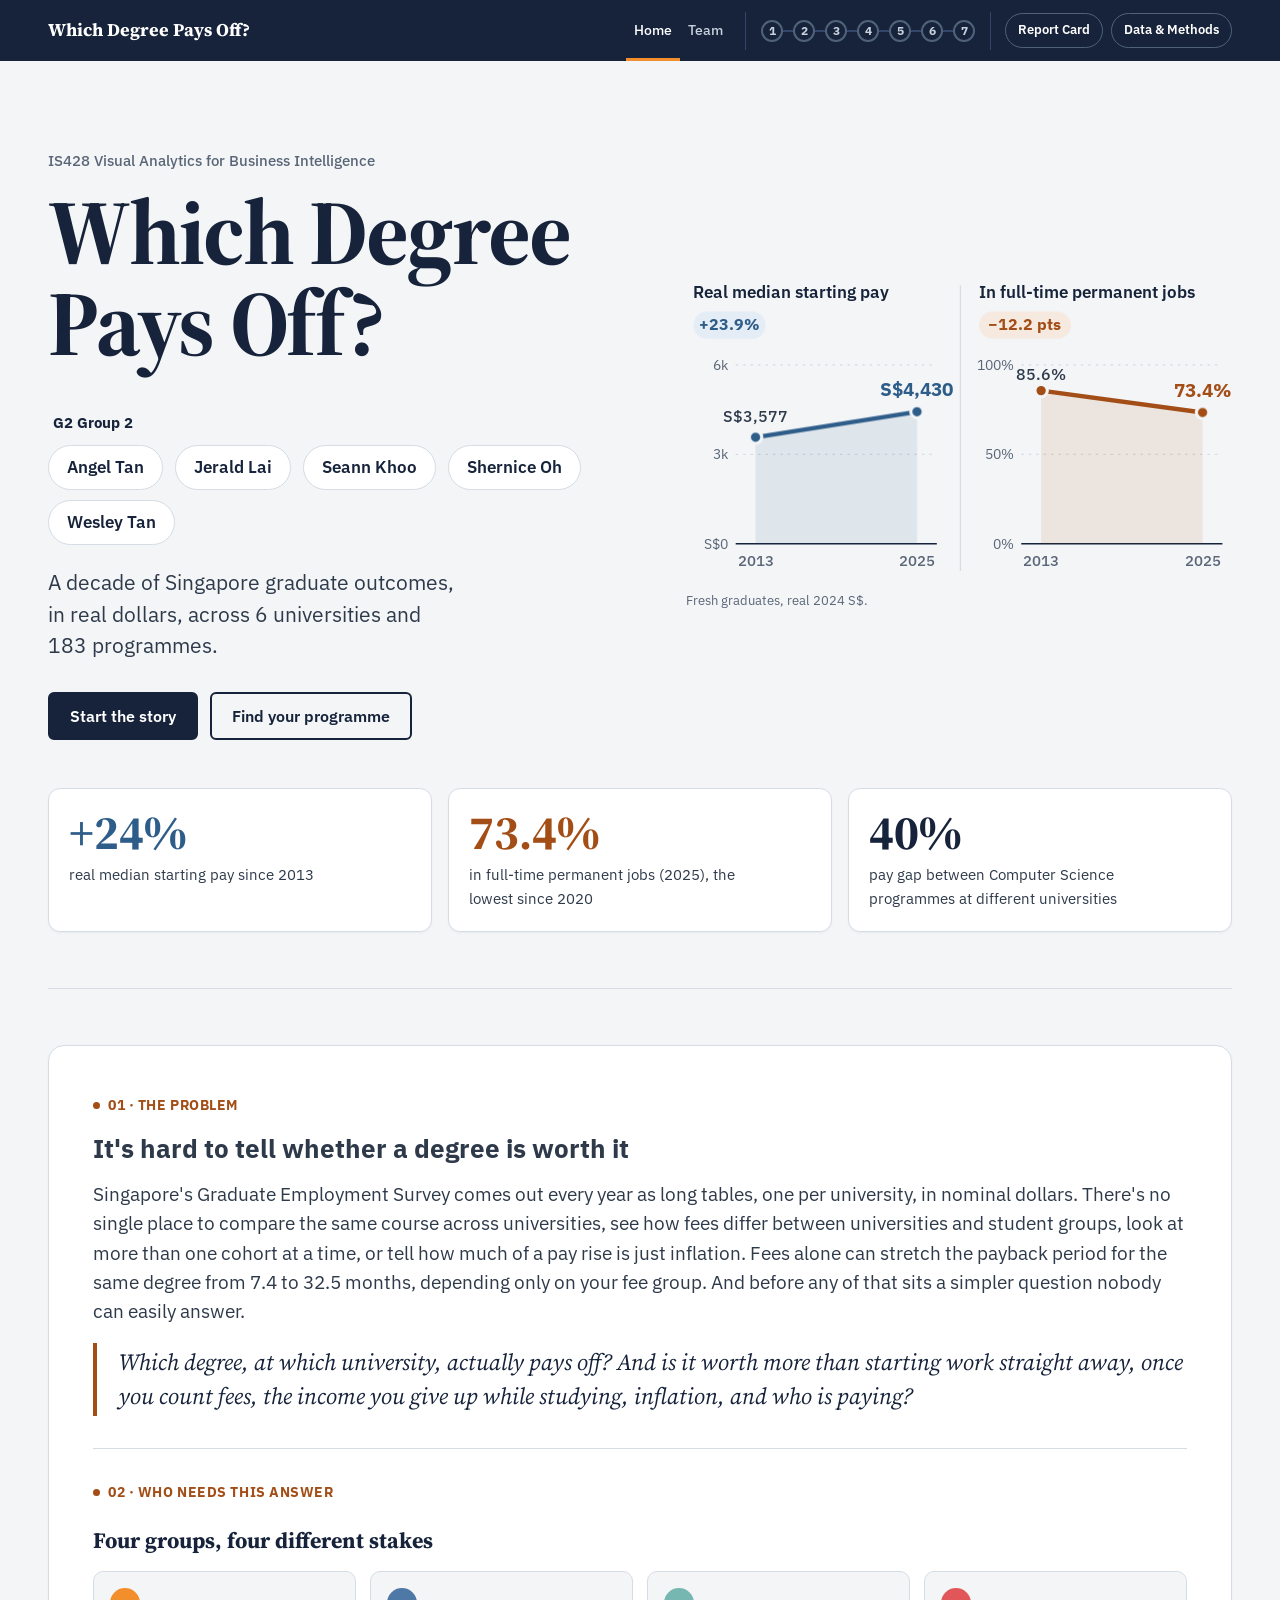
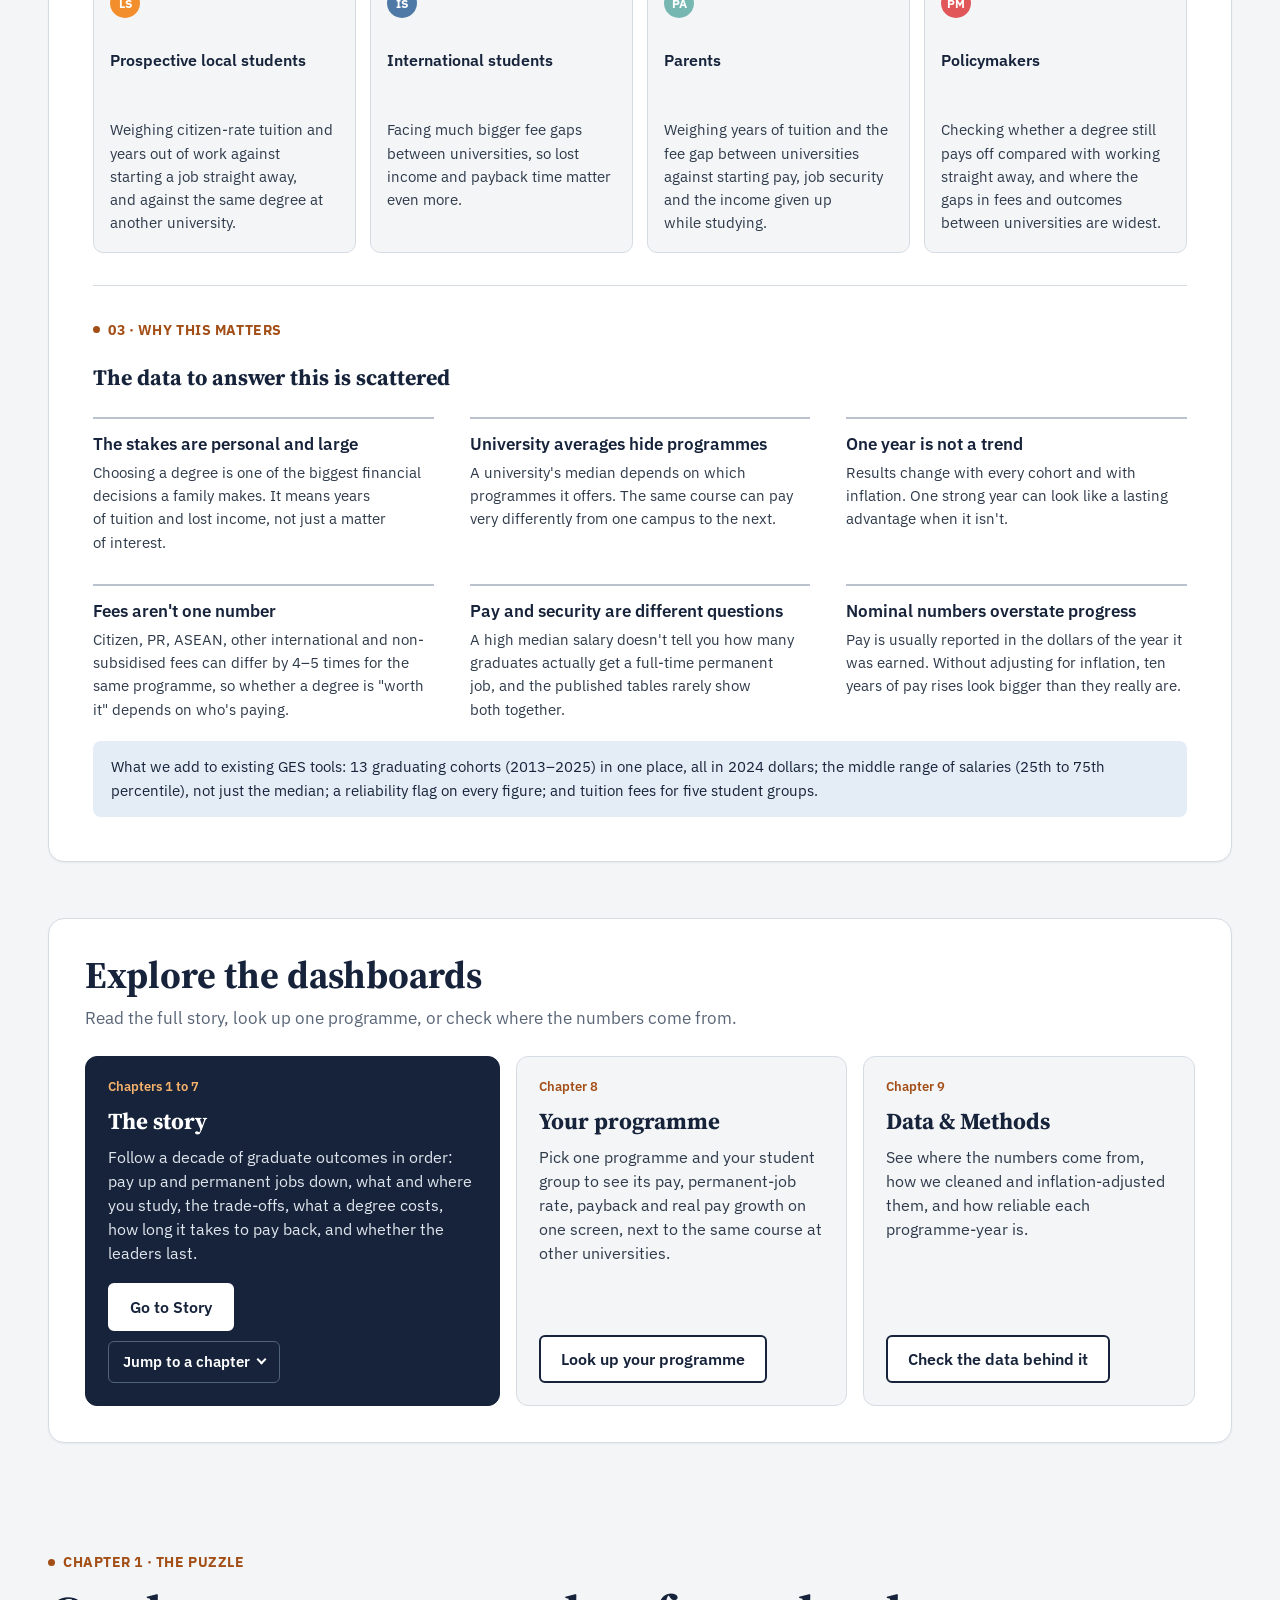
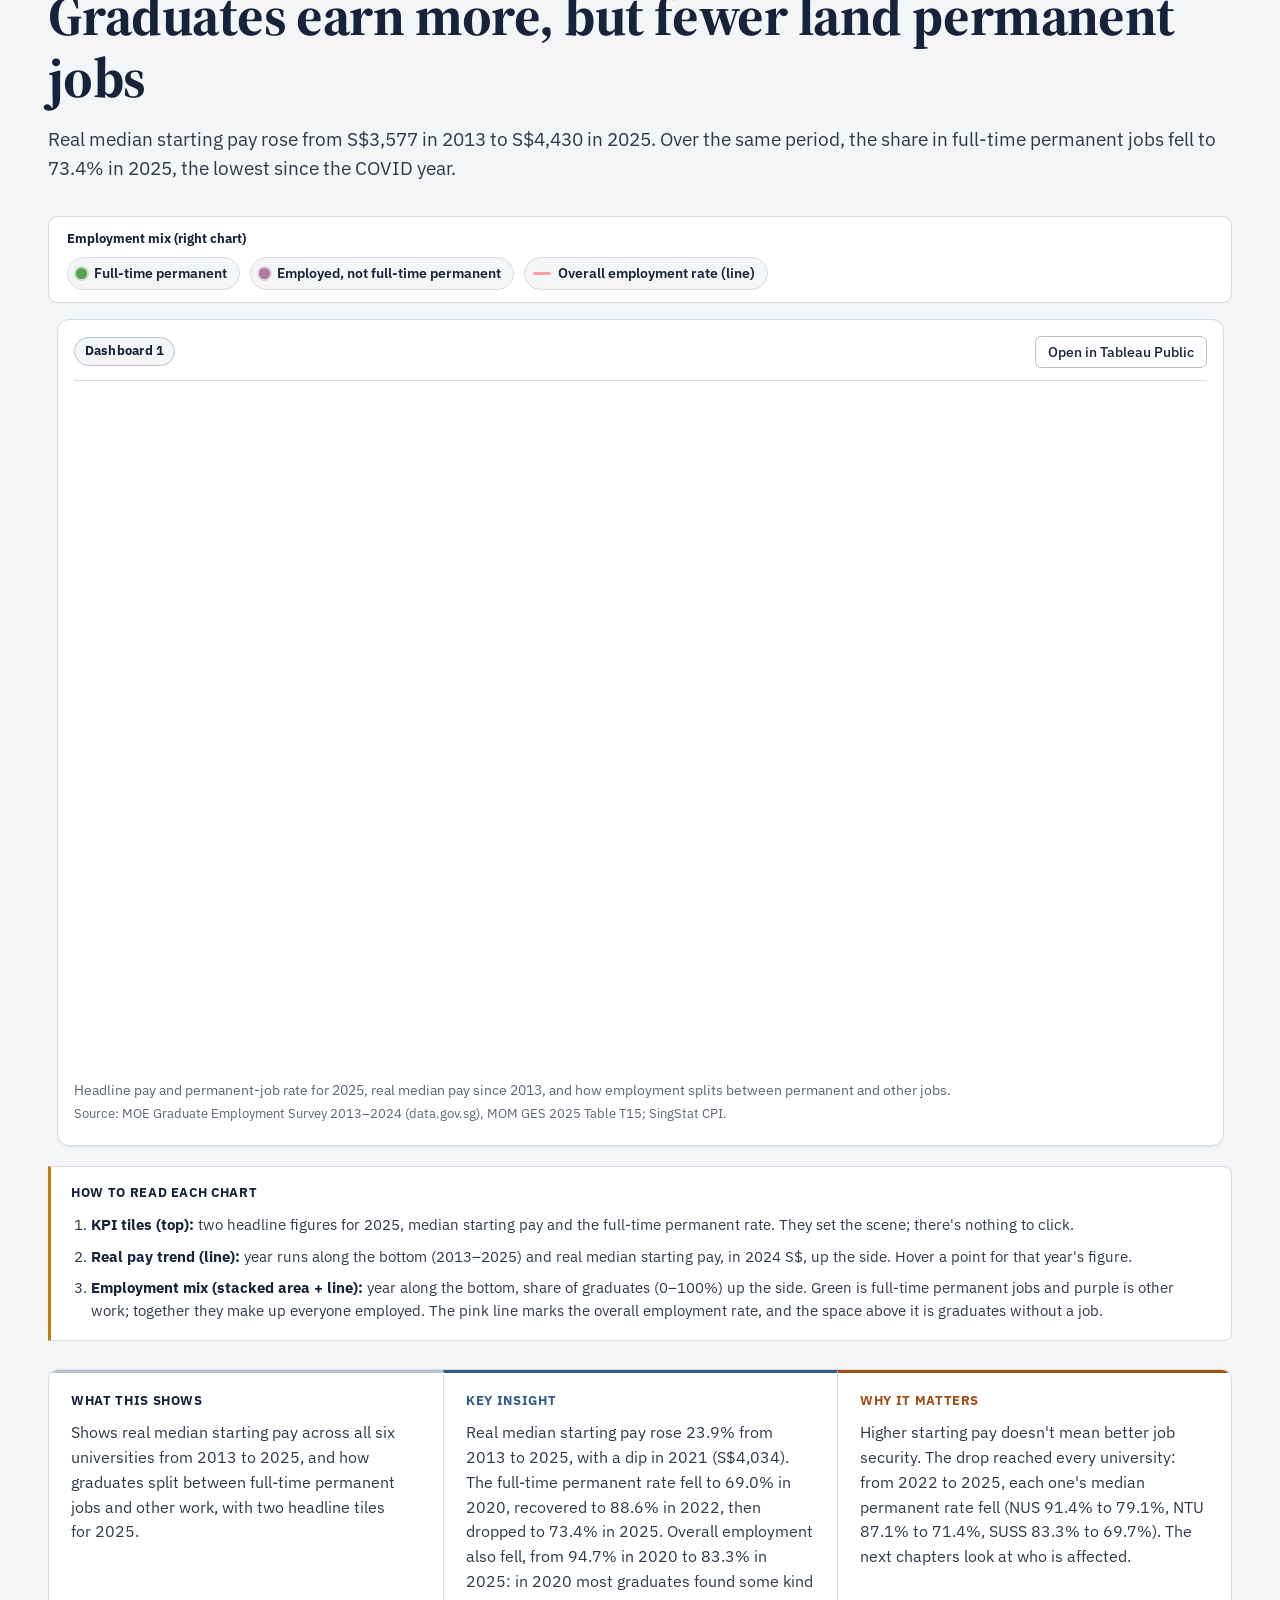
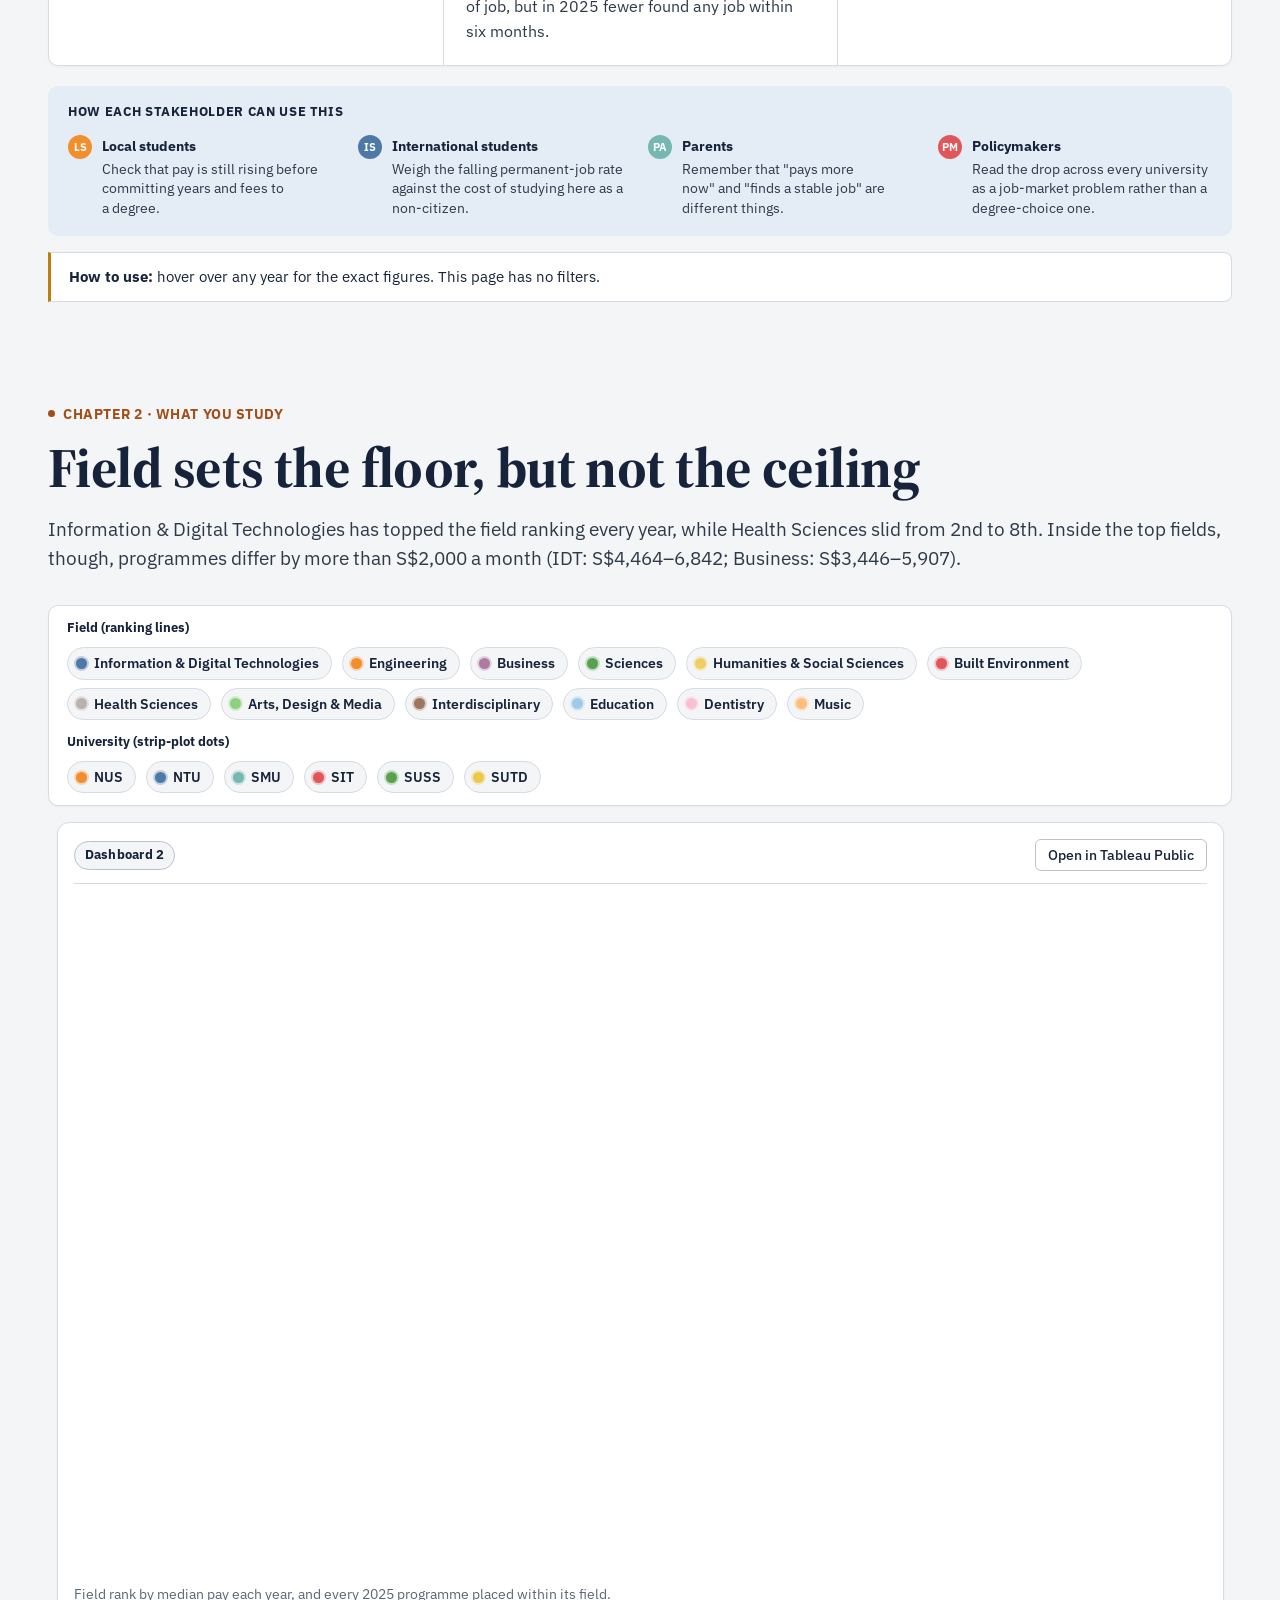
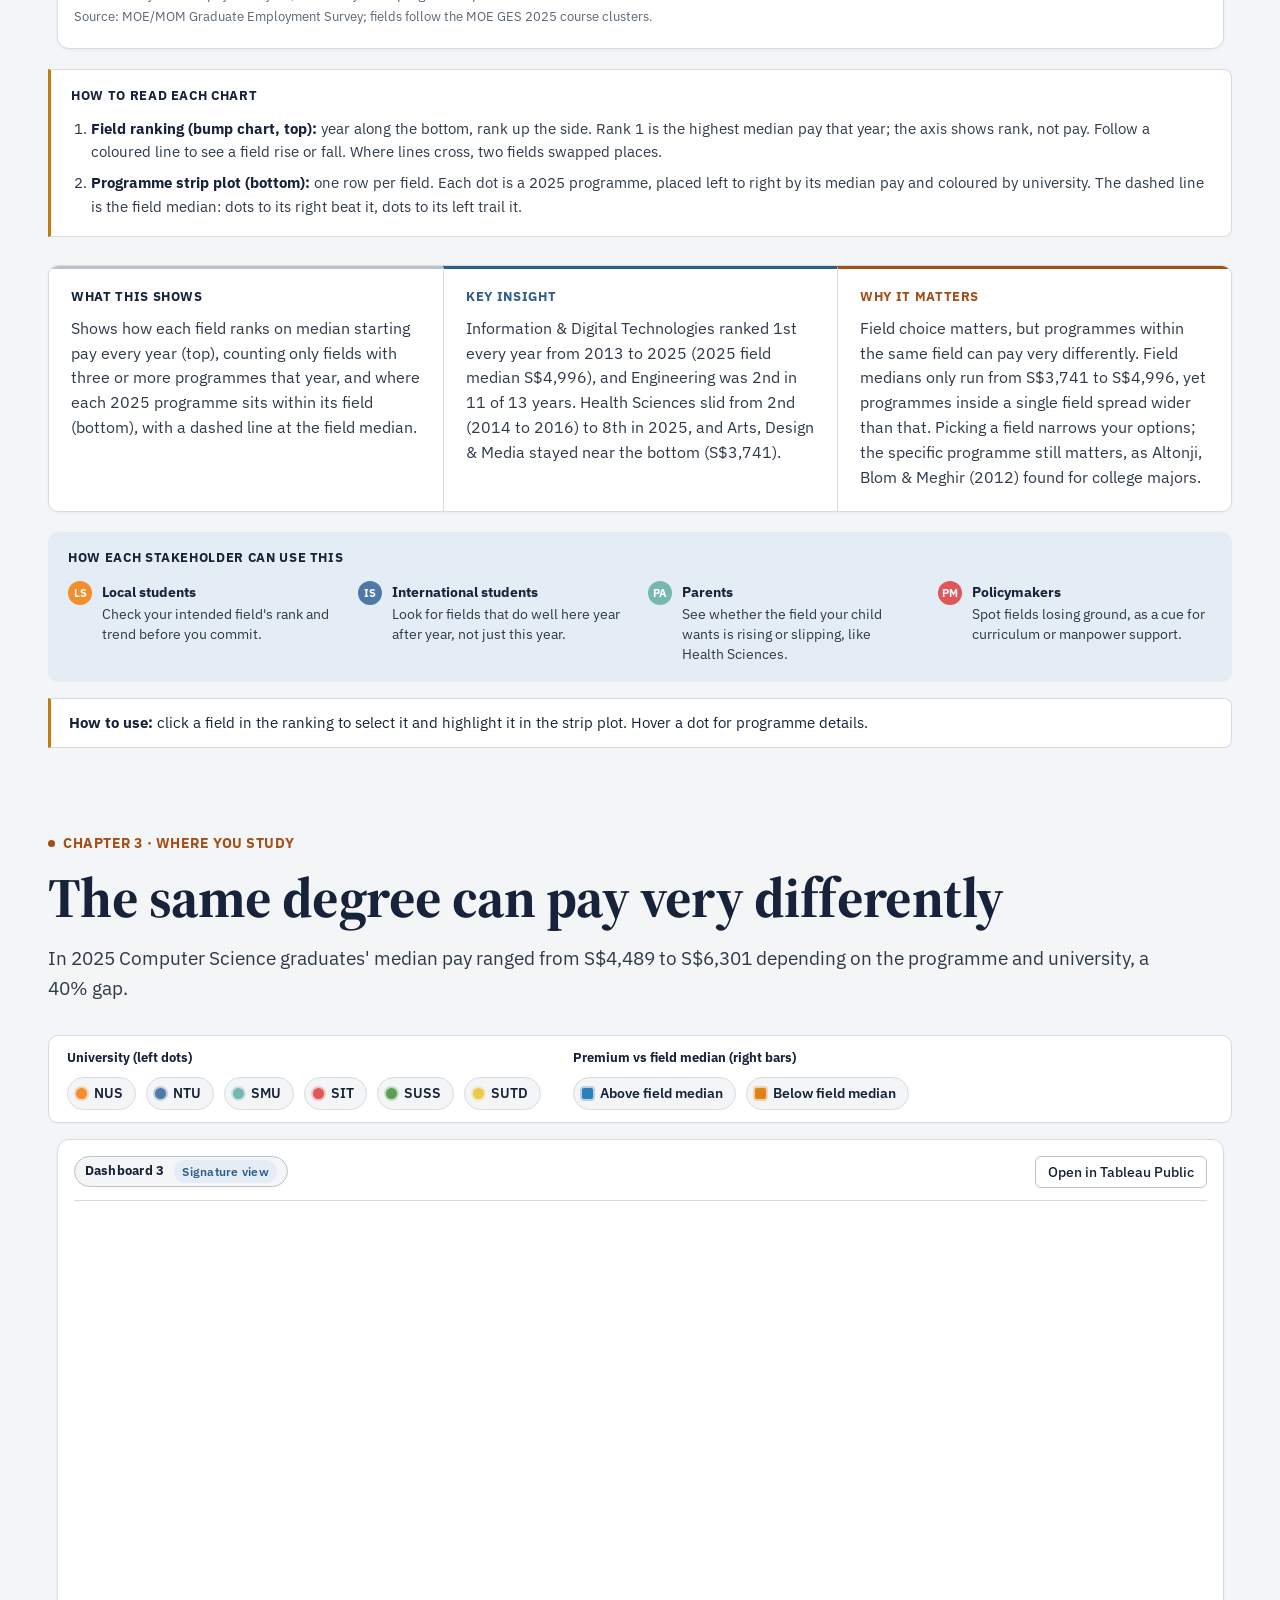
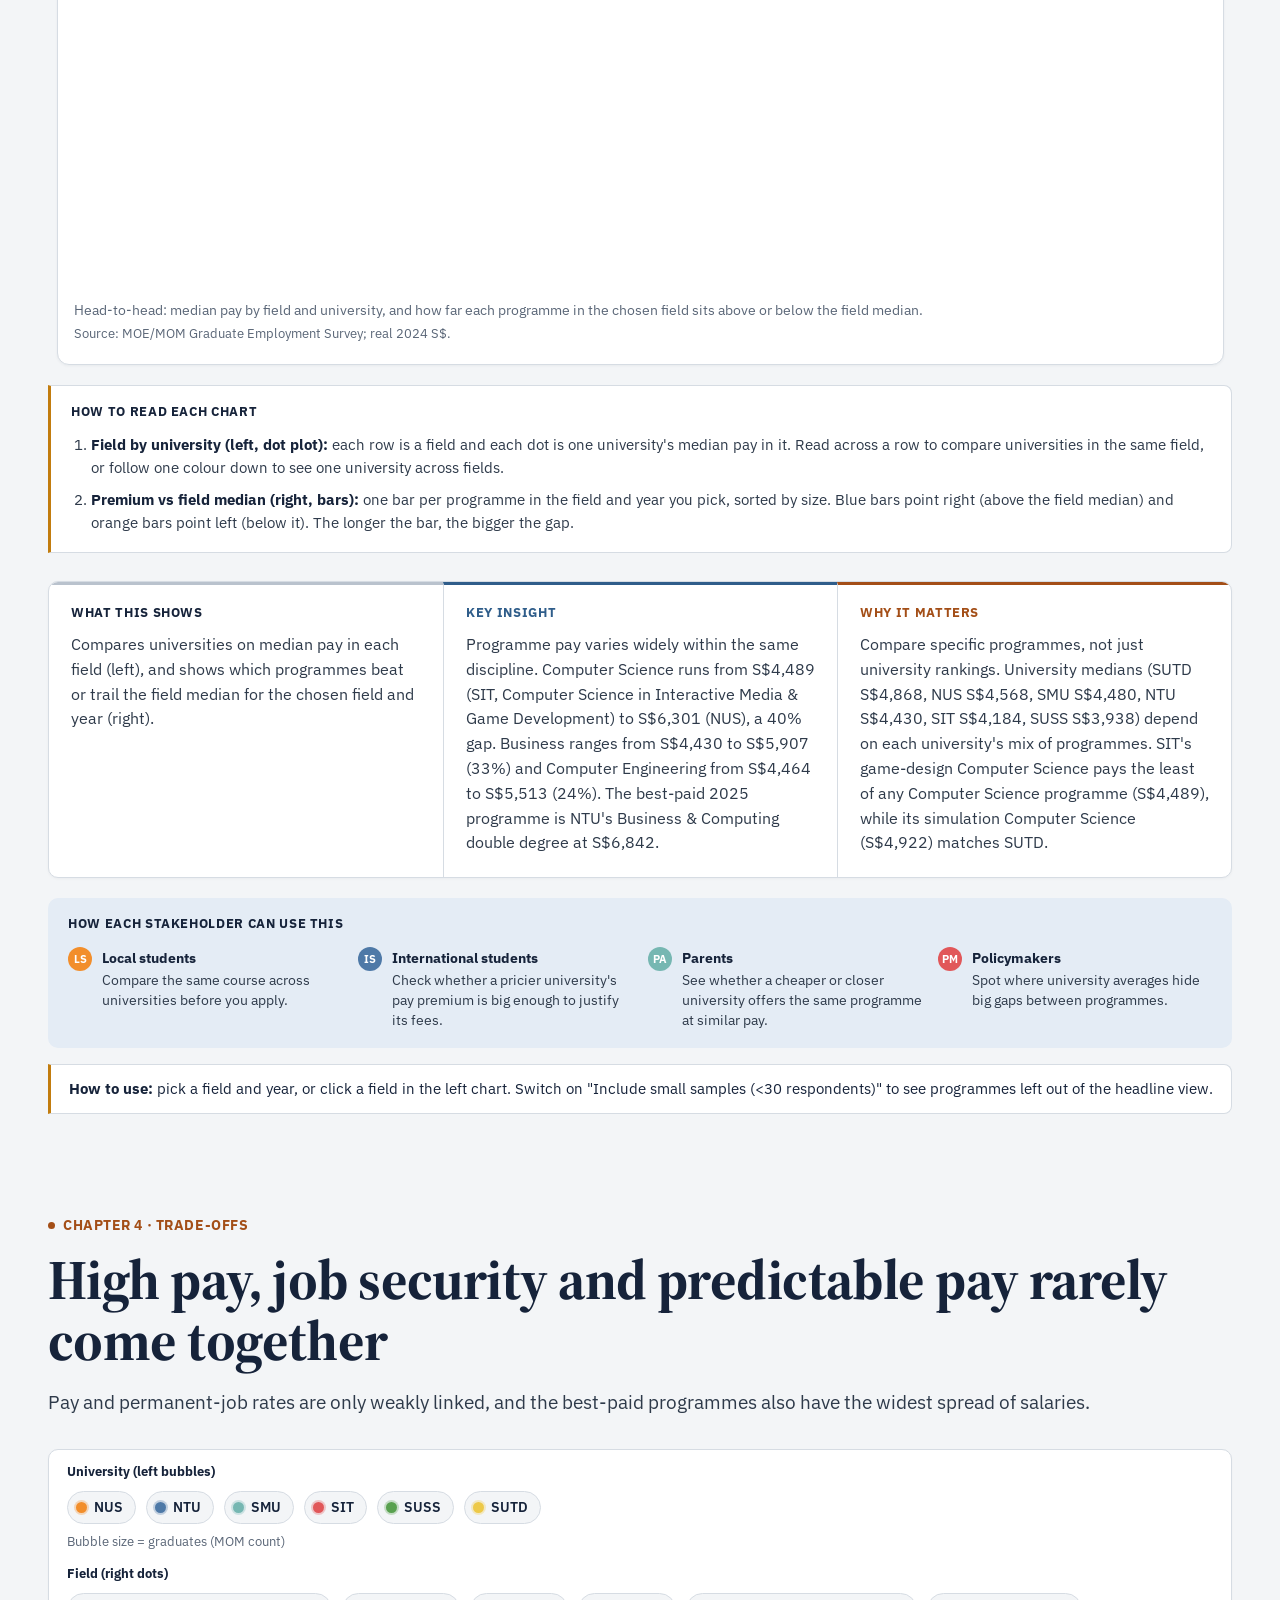
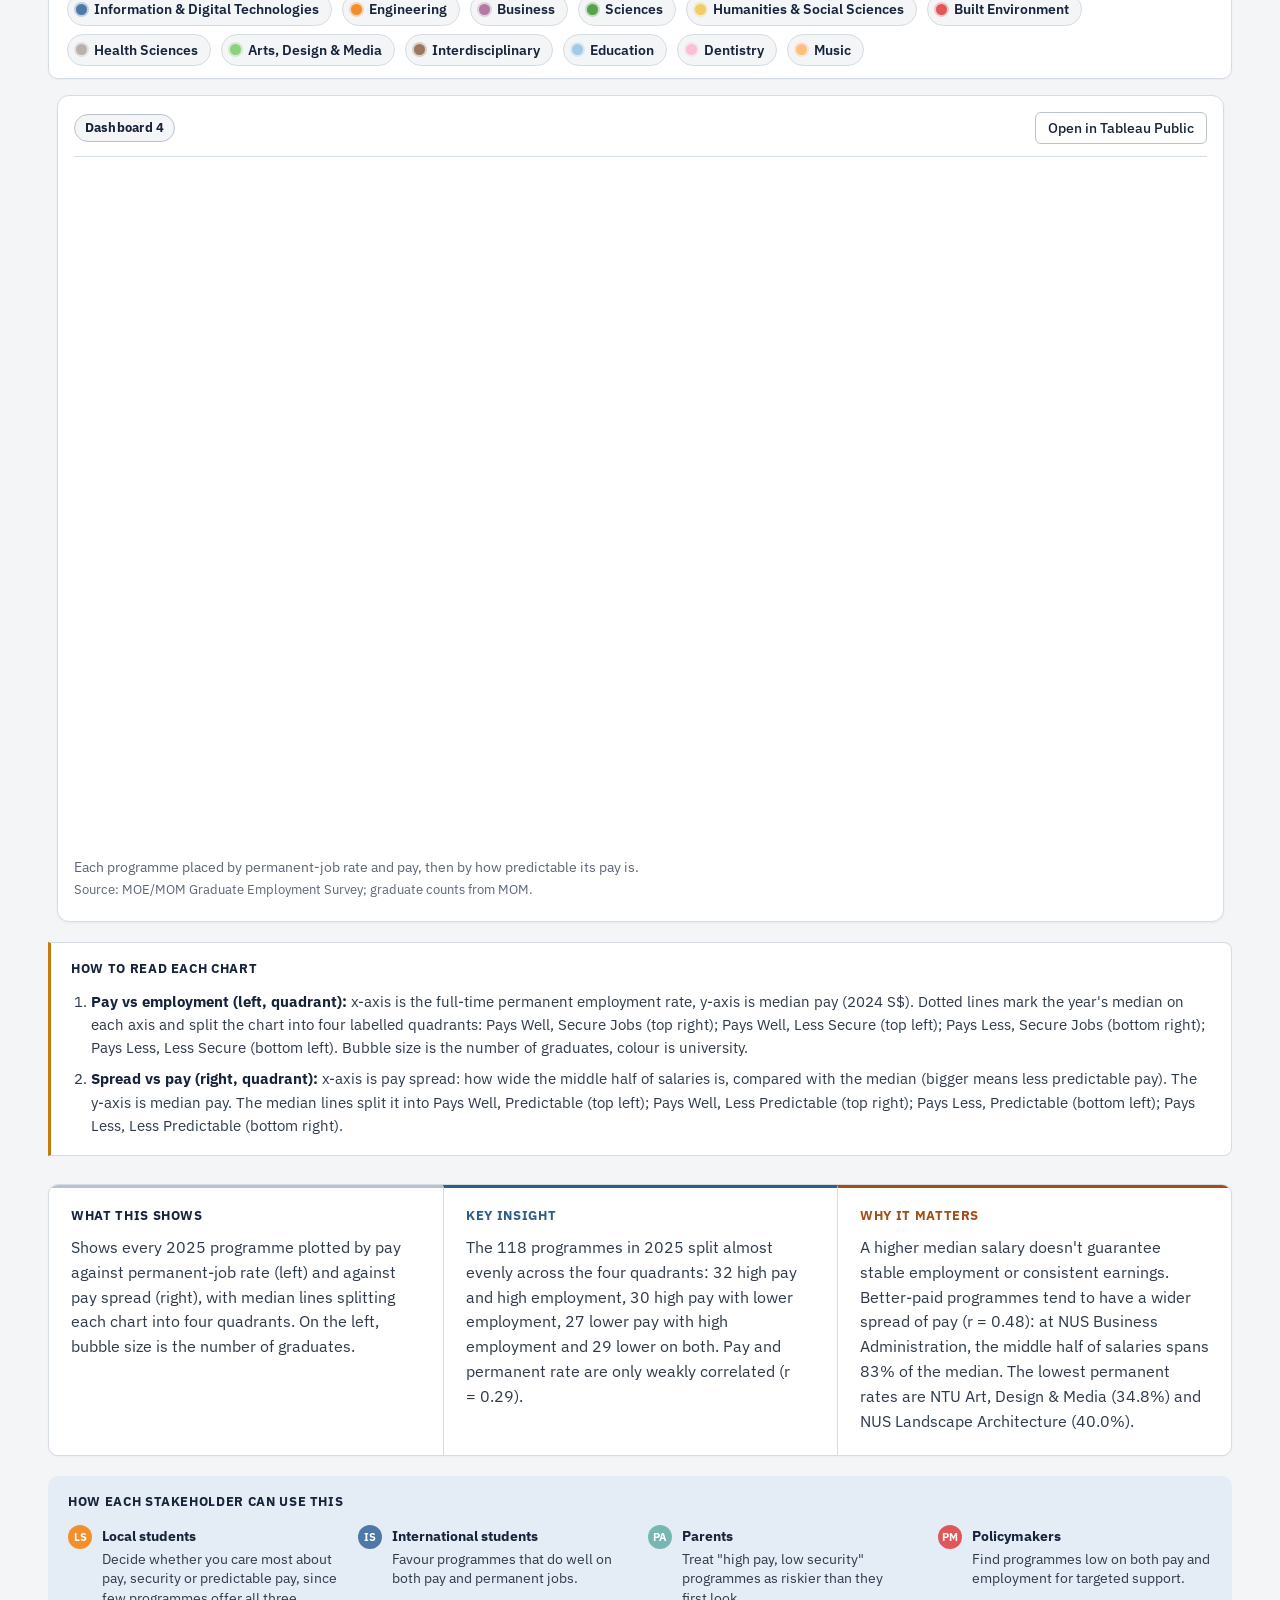
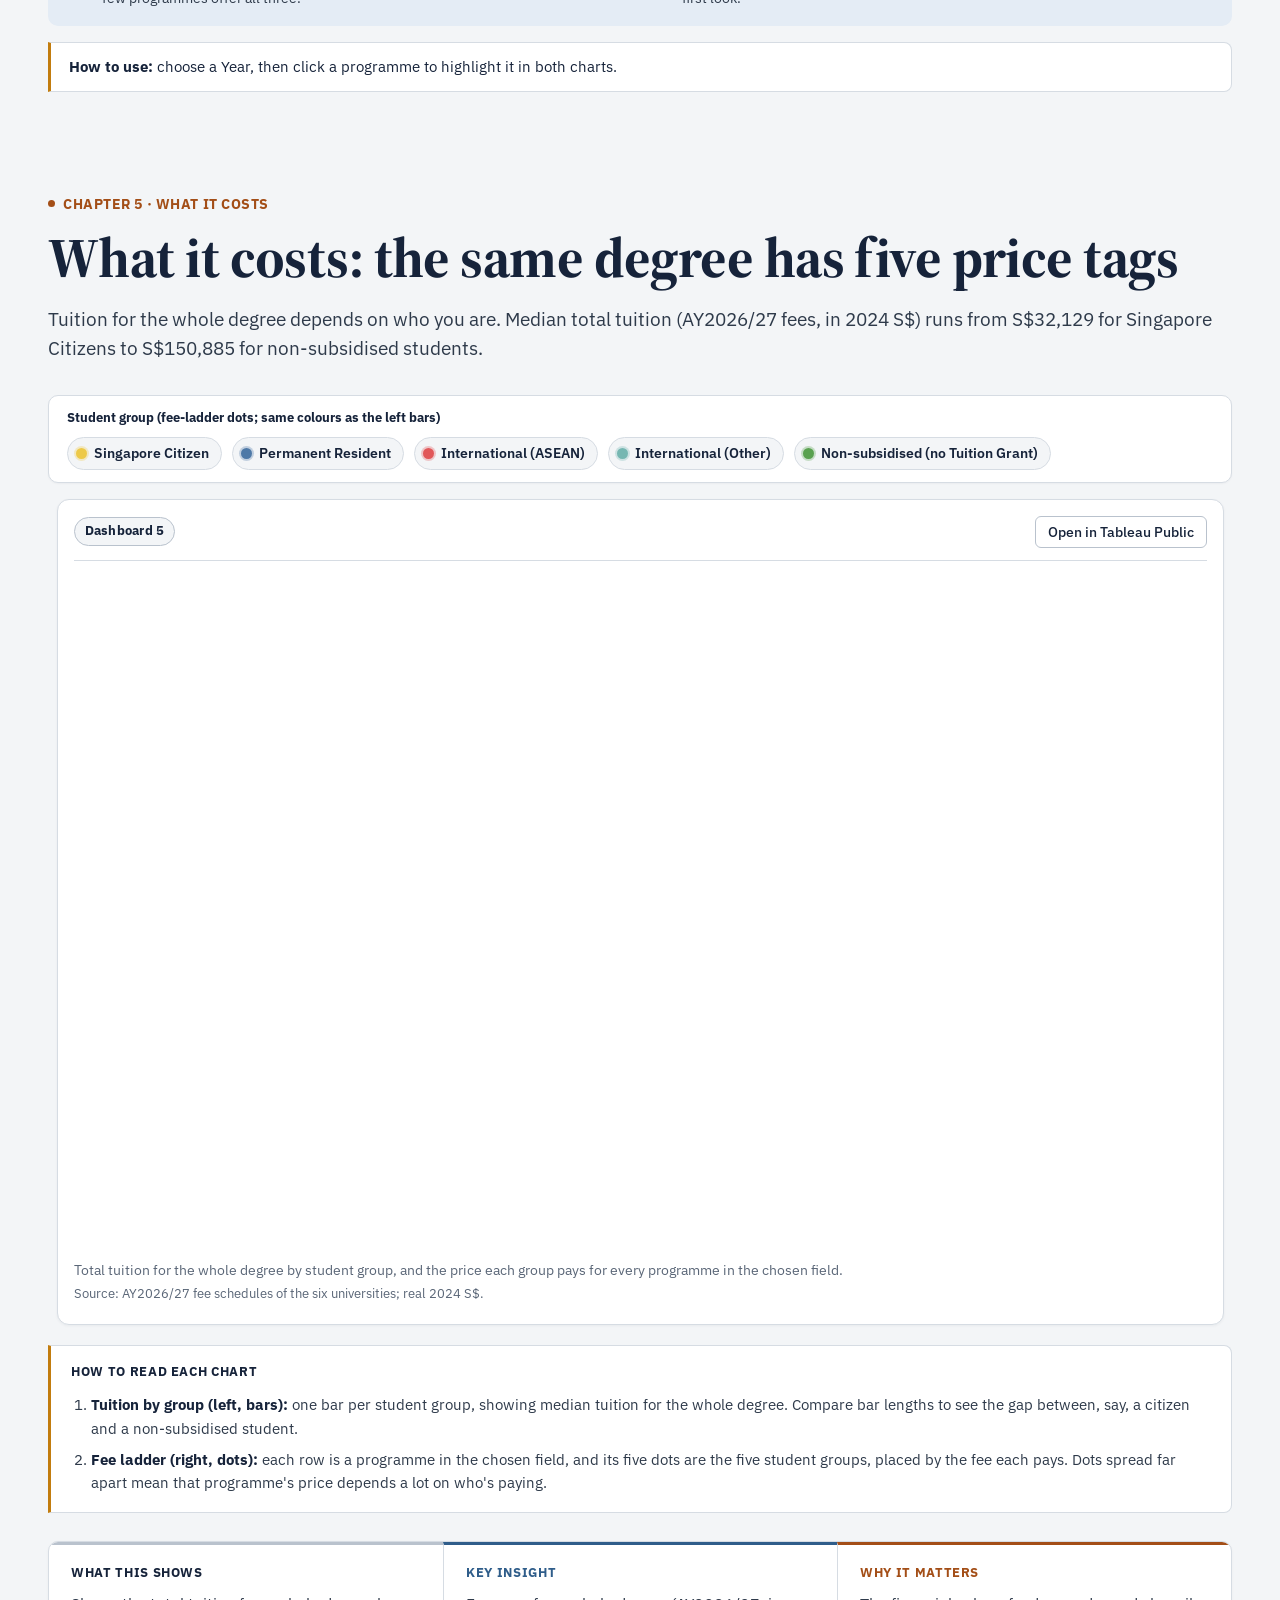
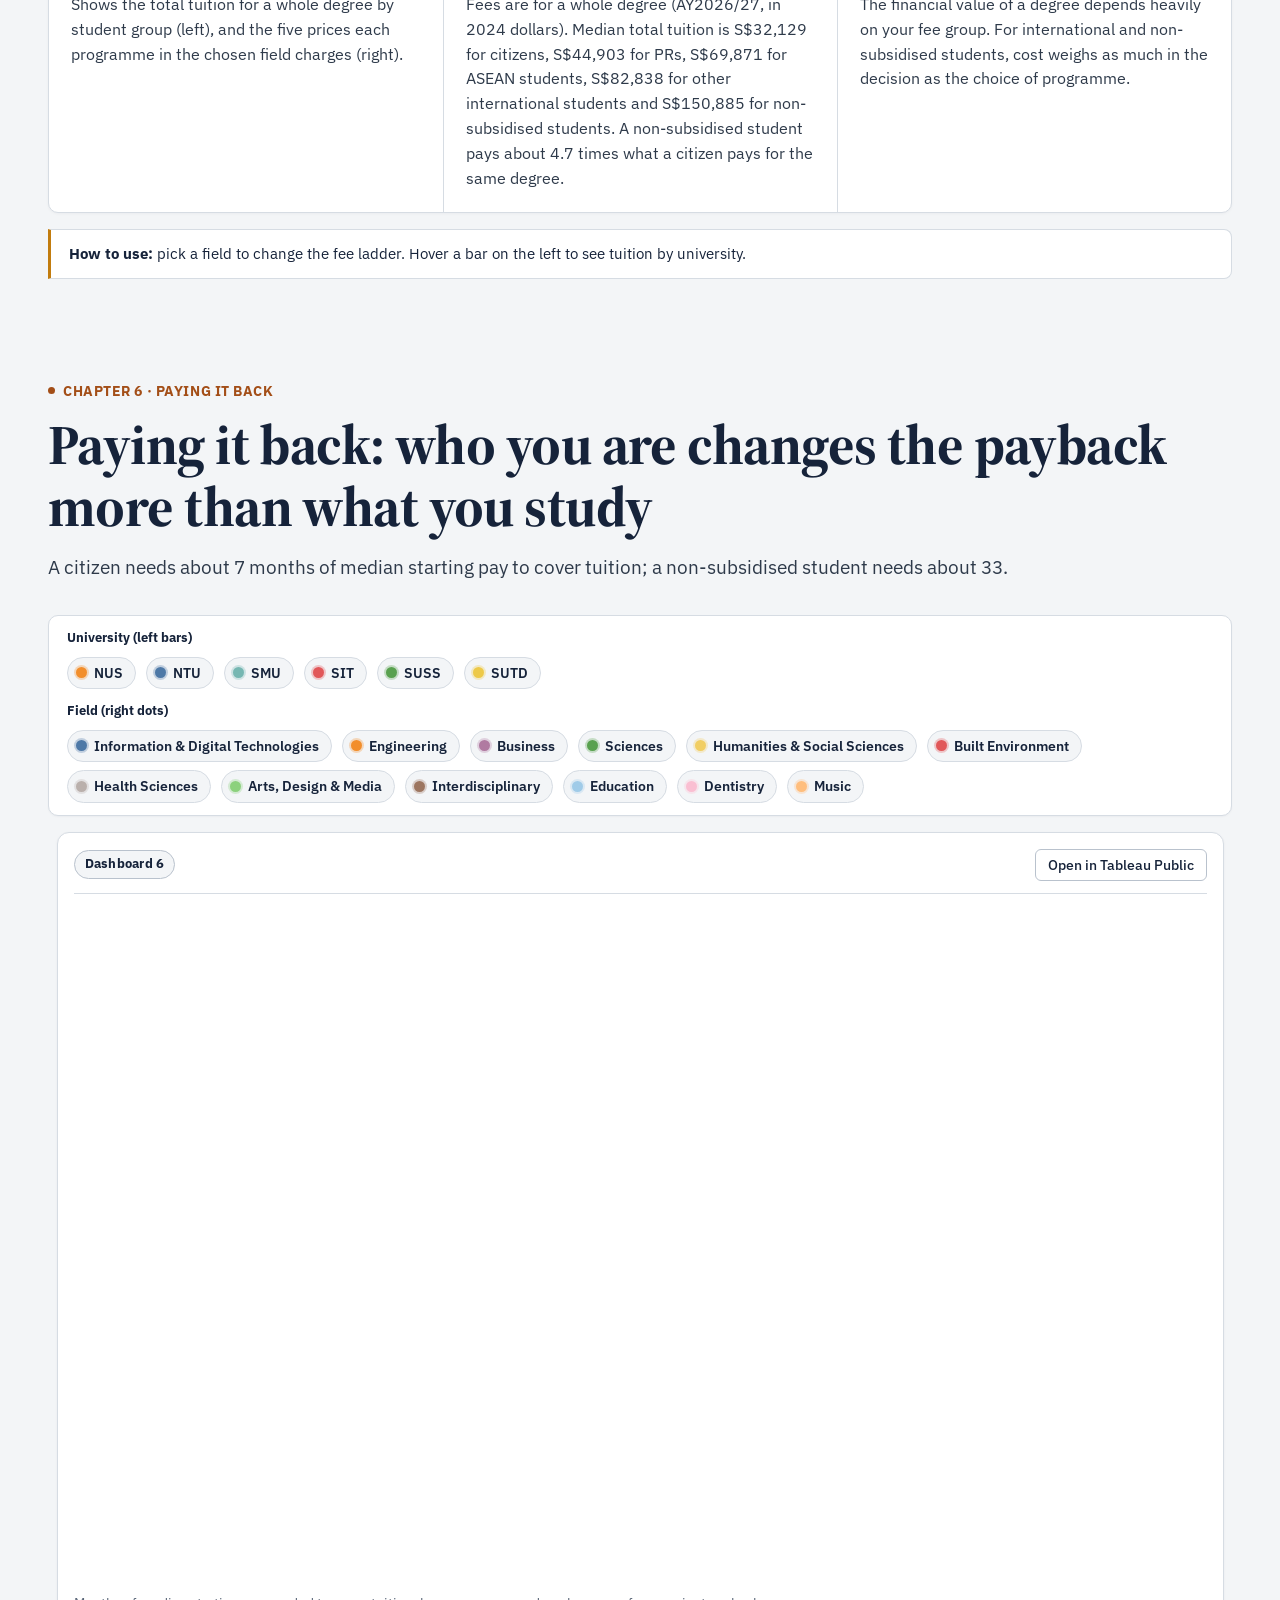
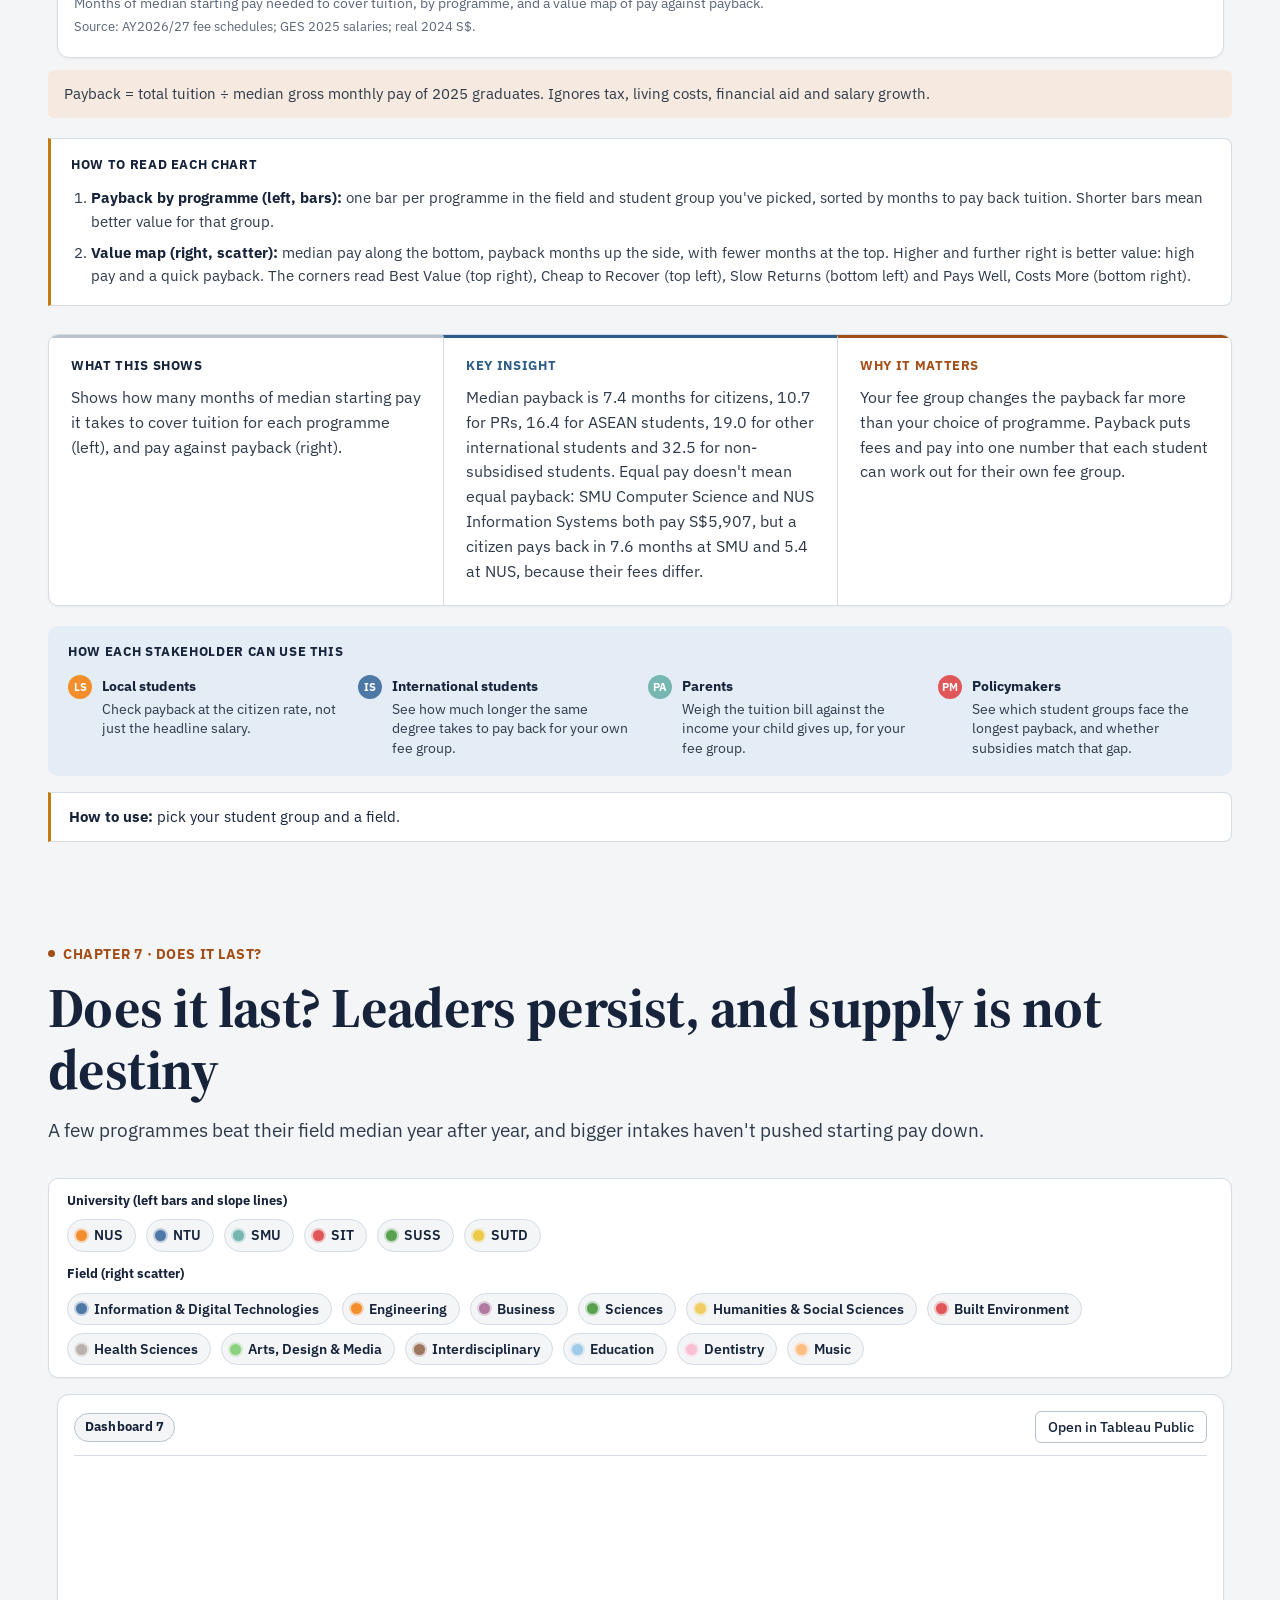
<file: index.html>
<!doctype html>
<html lang="en-SG">
<head>
  <meta charset="UTF-8" />
  <meta name="viewport" content="width=device-width, initial-scale=1.0" />
  <title>Which Degree Pays Off? | Singapore Graduate Outcomes, 2013-2025</title>
  <meta name="description" content="A decade of Singapore Graduate Employment Survey results in real 2024 dollars, across 6 autonomous universities and 183 programmes: pay, permanent jobs, cost and payback by student group. IS428 Visual Analytics, Group 2." />
  <meta name="theme-color" content="#16233a" />
  <meta property="og:type" content="website" />
  <meta property="og:title" content="Which Degree Pays Off?" />
  <meta property="og:description" content="A decade of Singapore graduate outcomes, in real dollars, across 6 universities and 183 programmes." />
  <meta name="twitter:card" content="summary" />
  <link rel="icon" href="assets/favicon.svg" type="image/svg+xml" />

  <link rel="preconnect" href="https://fonts.googleapis.com" />
  <link rel="preconnect" href="https://fonts.gstatic.com" crossorigin />
  <link href="https://fonts.googleapis.com/css2?family=IBM+Plex+Sans:ital,wght@0,400;0,500;0,600;1,400&family=Source+Serif+4:opsz,wght@8..60,400;8..60,600;8..60,700&display=swap" rel="stylesheet" />
  <link rel="stylesheet" href="css/styles.css?v=5" />

  <!-- Tableau Embedding API v3: powers the <tableau-viz> elements below.
       Remove this line if you switch to the older iframe embed code from Tableau Public's Share button. -->
  <script type="module" src="https://public.tableau.com/javascripts/api/tableau.embedding.3.latest.min.js"></script>
  <script src="js/main.js" defer></script>
</head>
<body>
  <a class="skip" href="#main">Skip to content</a>

  <header class="topnav">
    <div class="nav-inner">
      <a class="brand" href="#home">Which Degree Pays Off?</a>
      <button class="nav-toggle" type="button" aria-expanded="false" aria-controls="site-nav">Menu</button>
      <nav id="site-nav" class="nav" aria-label="Sections">
        <div class="nav-group nav-group-start">
          <a class="nav-plain" href="#home">Home</a>
          <a class="nav-plain" href="#team">Team</a>
        </div>
        <div class="nav-group nav-group-story">
          <p class="nav-group-label" id="nav-story-label">The story</p>
          <ol class="nav-story" aria-labelledby="nav-story-label">
            <li><a href="#puzzle" title="Chapter 1: The Puzzle"><span class="step" aria-hidden="true">1</span><span class="step-label" aria-hidden="true">Puzzle</span><span class="sr-only">Chapter 1: The Puzzle</span></a></li>
            <li><a href="#what-you-study" title="Chapter 2: What You Study"><span class="step" aria-hidden="true">2</span><span class="step-label" aria-hidden="true">What</span><span class="sr-only">Chapter 2: What You Study</span></a></li>
            <li><a href="#where-you-study" title="Chapter 3: Where You Study"><span class="step" aria-hidden="true">3</span><span class="step-label" aria-hidden="true">Where</span><span class="sr-only">Chapter 3: Where You Study</span></a></li>
            <li><a href="#trade-offs" title="Chapter 4: Trade-offs"><span class="step" aria-hidden="true">4</span><span class="step-label" aria-hidden="true">Trade-offs</span><span class="sr-only">Chapter 4: Trade-offs</span></a></li>
            <li><a href="#cost" title="Chapter 5: What It Costs"><span class="step" aria-hidden="true">5</span><span class="step-label" aria-hidden="true">Cost</span><span class="sr-only">Chapter 5: What It Costs</span></a></li>
            <li><a href="#payback" title="Chapter 6: Paying It Back"><span class="step" aria-hidden="true">6</span><span class="step-label" aria-hidden="true">Payback</span><span class="sr-only">Chapter 6: Paying It Back</span></a></li>
            <li><a href="#does-it-last" title="Chapter 7: Does It Last?"><span class="step" aria-hidden="true">7</span><span class="step-label" aria-hidden="true">Lasting</span><span class="sr-only">Chapter 7: Does It Last?</span></a></li>
          </ol>
        </div>
        <div class="nav-group nav-group-tools">
          <a class="nav-tool" href="#report-card">Report Card</a>
          <a class="nav-tool" href="#data-methods">Data &amp; Methods</a>
        </div>
      </nav>
    </div>
  </header>

  <main id="main">

    <!-- ================= HERO ================= -->
    <section id="home" class="hero" aria-labelledby="hero-title">
      <div class="hero-grid">
        <div class="hero-text">
          <p class="hero-course">IS428 Visual Analytics for Business Intelligence</p>
          <h1 id="hero-title">Which Degree Pays Off?</h1>
          <div id="team" class="hero-team" aria-labelledby="hero-team-title">
            <br>
            <h2 id="hero-team-title" style="padding-bottom: 10px; padding-left: 5px;">G2 Group 2</h2>
            <ul class="team-list">
              <li>Angel Tan</li>
              <li>Jerald Lai</li>
              <li>Seann Khoo</li>
              <li>Shernice Oh</li>
              <li>Wesley Tan</li>
            </ul>
          </div>
          <p class="hero-sub">A decade of Singapore graduate outcomes, in real dollars, across 6 universities and 183 programmes.</p>
          <div class="hero-ctas">
            <a class="btn btn-primary" href="#puzzle">Start the story</a>
            <a class="btn btn-secondary" href="#report-card">Find your programme</a>
          </div>
        </div>

        <figure class="hero-chart">
          <svg viewBox="0 0 440 244" role="img" aria-labelledby="hc-title hc-desc">
            <title id="hc-title">Pay up, permanent jobs down, 2013 to 2025</title>
            <desc id="hc-desc">Two slope charts. Real median starting pay rose 23.9%, from S$3,577 in 2013 to S$4,430 in 2025. The share of fresh graduates in full-time permanent jobs fell 12.2 points, from 85.6% to 73.4%. Both axes start at zero.</desc>
            <line class="hc-divider" x1="221" y1="6" x2="221" y2="236" />
            <!-- Left panel: pay, scale 0 to 6,000. Plot y 70 (6k) to 214 (zero): y = 214 - v / 6000 * 144 -->
            <g class="hc-panel" transform="translate(6,0)">
              <text class="hc-head" x="0" y="16">Real median starting pay</text>
              <rect class="hc-pill hc-pill-up" x="0" y="27" width="58" height="22" rx="11" />
              <text class="hc-delta hc-up-text" x="29" y="42" text-anchor="middle">+23.9%</text>
              <line class="hc-tick" x1="34" y1="70" x2="196" y2="70" />
              <line class="hc-tick" x1="34" y1="142" x2="196" y2="142" />
              <line class="hc-zero" x1="34" y1="214" x2="196" y2="214" />
              <text class="hc-axis" x="28" y="74" text-anchor="end">6k</text>
              <text class="hc-axis" x="28" y="146" text-anchor="end">3k</text>
              <text class="hc-axis" x="28" y="218" text-anchor="end">S$0</text>
              <polygon class="hc-area hc-area-up" points="50,128.2 180,107.7 180,214 50,214" />
              <line class="hc-slope hc-up" x1="50" y1="128.2" x2="180" y2="107.7" />
              <circle class="hc-dot hc-up" cx="50" cy="128.2" r="5" />
              <circle class="hc-dot hc-up" cx="180" cy="107.7" r="5" />
              <text class="hc-val" x="50" y="116" text-anchor="middle">S$3,577</text>
              <text class="hc-val hc-strong hc-up-text" x="180" y="95" text-anchor="middle">S$4,430</text>
              <text class="hc-year" x="50" y="232" text-anchor="middle">2013</text>
              <text class="hc-year" x="180" y="232" text-anchor="middle">2025</text>
            </g>
            <!-- Right panel: full-time permanent rate, scale 0 to 100%: y = 214 - v / 100 * 144 -->
            <g class="hc-panel" transform="translate(236,0)">
              <text class="hc-head" x="0" y="16">In full-time permanent jobs</text>
              <rect class="hc-pill hc-pill-down" x="0" y="27" width="74" height="22" rx="11" />
              <text class="hc-delta hc-down-text" x="37" y="42" text-anchor="middle">−12.2 pts</text>
              <line class="hc-tick" x1="34" y1="70" x2="196" y2="70" />
              <line class="hc-tick" x1="34" y1="142" x2="196" y2="142" />
              <line class="hc-zero" x1="34" y1="214" x2="196" y2="214" />
              <text class="hc-axis" x="28" y="74" text-anchor="end">100%</text>
              <text class="hc-axis" x="28" y="146" text-anchor="end">50%</text>
              <text class="hc-axis" x="28" y="218" text-anchor="end">0%</text>
              <polygon class="hc-area hc-area-down" points="50,90.7 180,108.3 180,214 50,214" />
              <line class="hc-slope hc-down" x1="50" y1="90.7" x2="180" y2="108.3" />
              <circle class="hc-dot hc-down" cx="50" cy="90.7" r="5" />
              <circle class="hc-dot hc-down" cx="180" cy="108.3" r="5" />
              <text class="hc-val" x="50" y="82" text-anchor="middle">85.6%</text>
              <text class="hc-val hc-strong hc-down-text" x="180" y="96" text-anchor="middle">73.4%</text>
              <text class="hc-year" x="50" y="232" text-anchor="middle">2013</text>
              <text class="hc-year" x="180" y="232" text-anchor="middle">2025</text>
            </g>
          </svg>
          <figcaption>Fresh graduates, real 2024 S$.</figcaption>
        </figure>
      </div>

      <ul class="hero-stats" aria-label="Headline numbers">
        <li class="stat stat-up">
          <p class="stat-num">+24%</p>
          <p class="stat-label">real median starting pay since 2013</p>
        </li>
        <li class="stat stat-down">
          <p class="stat-num">73.4%</p>
          <p class="stat-label">in full-time permanent jobs (2025), the lowest since 2020</p>
        </li>
        <li class="stat stat-gap">
          <p class="stat-num">40%</p>
          <p class="stat-label">pay gap between Computer Science programmes at different universities</p>
        </li>
      </ul>
    </section>


    <!-- ================= OVERVIEW: PROBLEM, STAKEHOLDERS, STAKES ================= -->
    <section id="overview" class="overview-wrap" aria-labelledby="overview-title">
      <div class="overview-panel">

        <div class="overview-part">
          <p class="kicker">01 · The problem</p>
          <h2 id="overview-title">It's hard to tell whether a degree is worth it</h2>
          <p class="lead">Singapore's Graduate Employment Survey comes out every year as long tables, one per university, in nominal dollars. There's no single place to compare the same course across universities, see how fees differ between universities and student groups, look at more than one cohort at a time, or tell how much of a pay rise is just inflation. Fees alone can stretch the payback period for the same degree from 7.4 to 32.5 months, depending only on your fee group. And before any of that sits a simpler question nobody can easily answer.</p>
          <blockquote class="overview-question">
            <p>Which degree, at which university, actually pays off? And is it worth more than starting work straight away, once you count fees, the income you give up while studying, inflation, and who is paying?</p>
          </blockquote>
        </div>

        <div class="overview-part">
          <p class="kicker">02 · Who needs this answer</p>
          <h3 class="overview-part-title">Four groups, four different stakes</h3>
          <ul class="stakeholders">
            <li class="stakeholder stakeholder-a">
              <span class="stakeholder-mark" aria-hidden="true">LS</span>
              <h4>Prospective local students</h4>
              <p>Weighing citizen-rate tuition and years out of work against starting a job straight away, and against the same degree at another university.</p>
            </li>
            <li class="stakeholder stakeholder-b">
              <span class="stakeholder-mark" aria-hidden="true">IS</span>
              <h4>International students</h4>
              <p>Facing much bigger fee gaps between universities, so lost income and payback time matter even more.</p>
            </li>
            <li class="stakeholder stakeholder-c">
              <span class="stakeholder-mark" aria-hidden="true">PA</span>
              <h4>Parents</h4>
              <p>Weighing years of tuition and the fee gap between universities against starting pay, job security and the income given up while studying.</p>
            </li>
            <li class="stakeholder stakeholder-d">
              <span class="stakeholder-mark" aria-hidden="true">PM</span>
              <h4>Policymakers</h4>
              <p>Checking whether a degree still pays off compared with working straight away, and where the gaps in fees and outcomes between universities are widest.</p>
            </li>
          </ul>
        </div>

        <div class="overview-part">
          <p class="kicker">03 · Why this matters</p>
          <h3 class="overview-part-title">The data to answer this is scattered</h3>
          <ul class="why-list">
            <li>
              <h4>The stakes are personal and large</h4>
              <p>Choosing a degree is one of the biggest financial decisions a family makes. It means years of tuition and lost income, not just a matter of interest.</p>
            </li>
            <li>
              <h4>University averages hide programmes</h4>
              <p>A university's median depends on which programmes it offers. The same course can pay very differently from one campus to the next.</p>
            </li>
            <li>
              <h4>One year is not a trend</h4>
              <p>Results change with every cohort and with inflation. One strong year can look like a lasting advantage when it isn't.</p>
            </li>
            <li>
              <h4>Fees aren't one number</h4>
              <p>Citizen, PR, ASEAN, other international and non-subsidised fees can differ by 4–5 times for the same programme, so whether a degree is "worth it" depends on who's paying.</p>
            </li>
            <li>
              <h4>Pay and security are different questions</h4>
              <p>A high median salary doesn't tell you how many graduates actually get a full-time permanent job, and the published tables rarely show both together.</p>
            </li>
            <li>
              <h4>Nominal numbers overstate progress</h4>
              <p>Pay is usually reported in the dollars of the year it was earned. Without adjusting for inflation, ten years of pay rises look bigger than they really are.</p>
            </li>
          </ul>
          <p class="why-beyond">What we add to existing GES tools: 13 graduating cohorts (2013–2025) in one place, all in 2024 dollars; the middle range of salaries (25th to 75th percentile), not just the median; a reliability flag on every figure; and tuition fees for five student groups.</p>
        </div>

      </div>
    </section>

    <!-- ================= EXPLORE: THREE WAYS IN ================= -->
    <section id="explore" class="explore-wrap" aria-labelledby="explore-title">
      <div class="explore-panel">
        <h2 id="explore-title">Explore the dashboards</h2>
        <p class="explore-lead">Read the full story, look up one programme, or check where the numbers come from.</p>

        <div class="explore-grid">
          <article class="explore-card explore-card-story">
            <p class="explore-tag">Chapters 1 to 7</p>
            <h3>The story</h3>
            <p>Follow a decade of graduate outcomes in order: pay up and permanent jobs down, what and where you study, the trade-offs, what a degree costs, how long it takes to pay back, and whether the leaders last.</p>
            <div class="explore-actions">
              <a class="btn btn-primary" href="#puzzle">Go to Story</a>
              <details class="chapter-menu">
                <summary>Jump to a chapter</summary>
                <ul>
                  <li><a href="#puzzle">Go to Chapter 1: The Puzzle</a></li>
                  <li><a href="#what-you-study">Go to Chapter 2: What You Study</a></li>
                  <li><a href="#where-you-study">Go to Chapter 3: Where You Study</a></li>
                  <li><a href="#trade-offs">Go to Chapter 4: Trade-offs</a></li>
                  <li><a href="#cost">Go to Chapter 5: What It Costs</a></li>
                  <li><a href="#payback">Go to Chapter 6: Paying It Back</a></li>
                  <li><a href="#does-it-last">Go to Chapter 7: Does It Last?</a></li>
                </ul>
              </details>
            </div>
          </article>

          <article class="explore-card explore-card-tool">
            <p class="explore-tag">Chapter 8</p>
            <h3>Your programme</h3>
            <p>Pick one programme and your student group to see its pay, permanent-job rate, payback and real pay growth on one screen, next to the same course at other universities.</p>
            <div class="explore-actions">
              <a class="btn btn-secondary" href="#report-card">Look up your programme</a>
            </div>
          </article>

          <article class="explore-card explore-card-tool">
            <p class="explore-tag">Chapter 9</p>
            <h3>Data &amp; Methods</h3>
            <p>See where the numbers come from, how we cleaned and inflation-adjusted them, and how reliable each programme-year is.</p>
            <div class="explore-actions">
              <a class="btn btn-secondary" href="#data-methods">Check the data behind it</a>
            </div>
          </article>
        </div>
      </div>
    </section>

    <!-- ================= CHAPTER 1: THE PUZZLE ================= -->
    <section id="puzzle" class="chapter" aria-labelledby="ch1-title">
      <header class="chapter-head">
        <p class="kicker">Chapter 1 · The puzzle</p>
        <h2 id="ch1-title">Graduates earn more, but fewer land permanent jobs</h2>
        <p class="lead">Real median starting pay rose from S$3,577 in 2013 to S$4,430 in 2025. Over the same period, the share in full-time permanent jobs fell to 73.4% in 2025, the lowest since the COVID year.</p>
      </header>

      <div class="legends" role="group" aria-label="Colour key for dashboard 1">
        <div class="legend-group">
          <p class="legend-title">Employment mix (right chart)</p>
          <ul class="legend">
            <li><span class="swatch" style="--c:#59a14f"></span>Full-time permanent</li>
            <li><span class="swatch" style="--c:#b07aa1"></span>Employed, not full-time permanent</li>
            <li><span class="swatch swatch-line" style="--c:#ff9da7"></span>Overall employment rate (line)</li>
          </ul>
        </div>
      </div>

      <figure class="viz-slot" id="viz-1" data-dashboard="1 The Puzzle" data-src="https://public.tableau.com/views/ProjectWorkbook_17949097169680/1ThePuzzle">
        <div class="viz-bar">
          <p class="viz-id">Dashboard 1</p>
          <div class="viz-actions">
            <a class="btn-ghost" href="#" data-open-public target="_blank" rel="noopener">Open in Tableau Public</a>
          </div>
        </div>
        <div class="viz-scroll" tabindex="0" role="region" aria-label="Dashboard 1, The Puzzle">
          <div class="viz-canvas">
            <div class="viz-placeholder">
              <p class="ph-title">Embed Tableau dashboard here: <code>1 The Puzzle</code></p>
              <dl class="ph-meta">
                <div><dt>Workbook</dt><dd>Project Workbook.twbx</dd></div>
                <div><dt>Size</dt><dd>1600 × 900 px</dd></div>
                <div><dt>Sheets</dt><dd>D1 KPI Median Pay, D1 KPI Permanent Rate, D1 Real Pay Trend, D1 Employment Mix</dd></div>
              </dl>
              <p class="ph-how">Paste the Tableau Public link into <code>data-src</code> on this figure.</p>
            </div>
          </div>
        </div>
        <figcaption>Headline pay and permanent-job rate for 2025, real median pay since 2013, and how employment splits between permanent and other jobs. <span class="src">Source: MOE Graduate Employment Survey 2013–2024 (data.gov.sg), MOM GES 2025 Table T15; SingStat CPI.</span></figcaption>
        <p class="viz-mobile-note">Best viewed on a laptop; on mobile, rotate or open in Tableau Public.</p>
      </figure>

      <div class="read-guide">
        <p class="read-guide-title">How to read each chart</p>
        <ol>
          <li><strong>KPI tiles (top):</strong> two headline figures for 2025, median starting pay and the full-time permanent rate. They set the scene; there's nothing to click.</li>
          <li><strong>Real pay trend (line):</strong> year runs along the bottom (2013–2025) and real median starting pay, in 2024 S$, up the side. Hover a point for that year's figure.</li>
          <li><strong>Employment mix (stacked area + line):</strong> year along the bottom, share of graduates (0–100%) up the side. Green is full-time permanent jobs and purple is other work; together they make up everyone employed. The pink line marks the overall employment rate, and the space above it is graduates without a job.</li>
        </ol>
      </div>

      <dl class="notes">
        <div>
          <dt>What this shows</dt>
          <dd>Shows real median starting pay across all six universities from 2013 to 2025, and how graduates split between full-time permanent jobs and other work, with two headline tiles for 2025.</dd>
        </div>
        <div>
          <dt>Key insight</dt>
          <dd>Real median starting pay rose 23.9% from 2013 to 2025, with a dip in 2021 (S$4,034). The full-time permanent rate fell to 69.0% in 2020, recovered to 88.6% in 2022, then dropped to 73.4% in 2025. Overall employment also fell, from 94.7% in 2020 to 83.3% in 2025: in 2020 most graduates found some kind of job, but in 2025 fewer found any job within six months.</dd>
        </div>
        <div>
          <dt>Why it matters</dt>
          <dd>Higher starting pay doesn't mean better job security. The drop reached every university: from 2022 to 2025, each one's median permanent rate fell (NUS 91.4% to 79.1%, NTU 87.1% to 71.4%, SUSS 83.3% to 69.7%). The next chapters look at who is affected.</dd>
        </div>
      </dl>
      <div class="gains" aria-label="How each stakeholder can use this dashboard">
        <p class="gains-label">How each stakeholder can use this</p>
        <ul>
          <li><span class="gains-mark" style="--c:var(--nus)">LS</span><div><strong>Local students</strong><p>Check that pay is still rising before committing years and fees to a degree.</p></div></li>
          <li><span class="gains-mark" style="--c:var(--ntu)">IS</span><div><strong>International students</strong><p>Weigh the falling permanent-job rate against the cost of studying here as a non-citizen.</p></div></li>
          <li><span class="gains-mark" style="--c:var(--smu)">PA</span><div><strong>Parents</strong><p>Remember that "pays more now" and "finds a stable job" are different things.</p></div></li>
          <li><span class="gains-mark" style="--c:var(--sit)">PM</span><div><strong>Policymakers</strong><p>Read the drop across every university as a job-market problem rather than a degree-choice one.</p></div></li>
        </ul>
      </div>
      <p class="how-to"><strong>How to use:</strong> hover over any year for the exact figures. This page has no filters.</p>
    </section>

    <!-- ================= CHAPTERS 2 + 3: WHAT & WHERE ================= -->
    <div id="what-where" class="chapter-group">

      <section id="what-you-study" class="chapter" aria-labelledby="ch2-title">
        <header class="chapter-head">
          <p class="kicker">Chapter 2 · What you study</p>
          <h2 id="ch2-title">Field sets the floor, but not the ceiling</h2>
          <p class="lead">Information &amp; Digital Technologies has topped the field ranking every year, while Health Sciences slid from 2nd to 8th. Inside the top fields, though, programmes differ by more than S$2,000 a month (IDT: S$4,464–6,842; Business: S$3,446–5,907).</p>
        </header>

        <div class="legends" role="group" aria-label="Colour key for dashboard 2">
          <div class="legend-group">
            <p class="legend-title">Field (ranking lines)</p>
            <ul class="legend">
              <li><span class="swatch" style="--c:#4e79a7"></span>Information &amp; Digital Technologies</li>
              <li><span class="swatch" style="--c:#f28e2b"></span>Engineering</li>
              <li><span class="swatch" style="--c:#b07aa1"></span>Business</li>
              <li><span class="swatch" style="--c:#59a14f"></span>Sciences</li>
              <li><span class="swatch" style="--c:#f1ce63"></span>Humanities &amp; Social Sciences</li>
              <li><span class="swatch" style="--c:#e15759"></span>Built Environment</li>
              <li><span class="swatch" style="--c:#bab0ac"></span>Health Sciences</li>
              <li><span class="swatch" style="--c:#8cd17d"></span>Arts, Design &amp; Media</li>
              <li><span class="swatch" style="--c:#9d7660"></span>Interdisciplinary</li>
              <li><span class="swatch" style="--c:#a0cbe8"></span>Education</li>
              <li><span class="swatch" style="--c:#fabfd2"></span>Dentistry</li>
              <li><span class="swatch" style="--c:#ffbe7d"></span>Music</li>
            </ul>
          </div>
          <div class="legend-group">
            <p class="legend-title">University (strip-plot dots)</p>
            <ul class="legend">
              <li><span class="swatch" style="--c:#f28e2b"></span>NUS</li>
              <li><span class="swatch" style="--c:#4e79a7"></span>NTU</li>
              <li><span class="swatch" style="--c:#76b7b2"></span>SMU</li>
              <li><span class="swatch" style="--c:#e15759"></span>SIT</li>
              <li><span class="swatch" style="--c:#59a14f"></span>SUSS</li>
              <li><span class="swatch" style="--c:#edc948"></span>SUTD</li>
            </ul>
          </div>
        </div>

        <figure class="viz-slot" id="viz-2" data-dashboard="2 What You Study" data-src="https://public.tableau.com/views/ProjectWorkbook_17949097169680/2WhatYouStudy">
          <div class="viz-bar">
            <p class="viz-id">Dashboard 2</p>
            <div class="viz-actions">
              <a class="btn-ghost" href="#" data-open-public target="_blank" rel="noopener">Open in Tableau Public</a>
            </div>
          </div>
          <div class="viz-scroll" tabindex="0" role="region" aria-label="Dashboard 2, What You Study">
            <div class="viz-canvas">
              <div class="viz-placeholder">
                <p class="ph-title">Embed Tableau dashboard here: <code>2 What You Study</code></p>
                <dl class="ph-meta">
                  <div><dt>Workbook</dt><dd>Project Workbook.twbx</dd></div>
                  <div><dt>Size</dt><dd>1600 × 900 px</dd></div>
                  <div><dt>Sheets</dt><dd>D2 Field Ranking, D2 Programme Strip Plot</dd></div>
                </dl>
                <p class="ph-how">Paste the Tableau Public link into <code>data-src</code> on this figure.</p>
              </div>
            </div>
          </div>
          <figcaption>Field rank by median pay each year, and every 2025 programme placed within its field. <span class="src">Source: MOE/MOM Graduate Employment Survey; fields follow the MOE GES 2025 course clusters.</span></figcaption>
          <p class="viz-mobile-note">Best viewed on a laptop; on mobile, rotate or open in Tableau Public.</p>
        </figure>

        <div class="read-guide">
          <p class="read-guide-title">How to read each chart</p>
          <ol>
            <li><strong>Field ranking (bump chart, top):</strong> year along the bottom, rank up the side. Rank 1 is the highest median pay that year; the axis shows rank, not pay. Follow a coloured line to see a field rise or fall. Where lines cross, two fields swapped places.</li>
            <li><strong>Programme strip plot (bottom):</strong> one row per field. Each dot is a 2025 programme, placed left to right by its median pay and coloured by university. The dashed line is the field median: dots to its right beat it, dots to its left trail it.</li>
          </ol>
        </div>

        <dl class="notes">
          <div>
            <dt>What this shows</dt>
            <dd>Shows how each field ranks on median starting pay every year (top), counting only fields with three or more programmes that year, and where each 2025 programme sits within its field (bottom), with a dashed line at the field median.</dd>
          </div>
          <div>
            <dt>Key insight</dt>
            <dd>Information &amp; Digital Technologies ranked 1st every year from 2013 to 2025 (2025 field median S$4,996), and Engineering was 2nd in 11 of 13 years. Health Sciences slid from 2nd (2014 to 2016) to 8th in 2025, and Arts, Design &amp; Media stayed near the bottom (S$3,741).</dd>
          </div>
          <div>
            <dt>Why it matters</dt>
            <dd>Field choice matters, but programmes within the same field can pay very differently. Field medians only run from S$3,741 to S$4,996, yet programmes inside a single field spread wider than that. Picking a field narrows your options; the specific programme still matters, as Altonji, Blom &amp; Meghir (2012) found for college majors.</dd>
          </div>
        </dl>
        <div class="gains" aria-label="How each stakeholder can use this dashboard">
          <p class="gains-label">How each stakeholder can use this</p>
          <ul>
            <li><span class="gains-mark" style="--c:var(--nus)">LS</span><div><strong>Local students</strong><p>Check your intended field's rank and trend before you commit.</p></div></li>
            <li><span class="gains-mark" style="--c:var(--ntu)">IS</span><div><strong>International students</strong><p>Look for fields that do well here year after year, not just this year.</p></div></li>
            <li><span class="gains-mark" style="--c:var(--smu)">PA</span><div><strong>Parents</strong><p>See whether the field your child wants is rising or slipping, like Health Sciences.</p></div></li>
            <li><span class="gains-mark" style="--c:var(--sit)">PM</span><div><strong>Policymakers</strong><p>Spot fields losing ground, as a cue for curriculum or manpower support.</p></div></li>
          </ul>
        </div>
        <p class="how-to"><strong>How to use:</strong> click a field in the ranking to select it and highlight it in the strip plot. Hover a dot for programme details.</p>
      </section>

      <section id="where-you-study" class="chapter" aria-labelledby="ch3-title">
        <header class="chapter-head">
          <p class="kicker">Chapter 3 · Where you study</p>
          <h2 id="ch3-title">The same degree can pay very differently</h2>
          <p class="lead">In 2025 Computer Science graduates' median pay ranged from S$4,489 to S$6,301 depending on the programme and university, a 40% gap.</p>
        </header>

        <div class="legends" role="group" aria-label="Colour key for dashboard 3">
          <div class="legend-group">
            <p class="legend-title">University (left dots)</p>
            <ul class="legend">
              <li><span class="swatch" style="--c:#f28e2b"></span>NUS</li>
              <li><span class="swatch" style="--c:#4e79a7"></span>NTU</li>
              <li><span class="swatch" style="--c:#76b7b2"></span>SMU</li>
              <li><span class="swatch" style="--c:#e15759"></span>SIT</li>
              <li><span class="swatch" style="--c:#59a14f"></span>SUSS</li>
              <li><span class="swatch" style="--c:#edc948"></span>SUTD</li>
            </ul>
          </div>
          <div class="legend-group">
            <p class="legend-title">Premium vs field median (right bars)</p>
            <ul class="legend">
              <li><span class="swatch swatch-bar" style="--c:#2c7fb8"></span>Above field median</li>
              <li><span class="swatch swatch-bar" style="--c:#e08214"></span>Below field median</li>
            </ul>
          </div>
        </div>

        <figure class="viz-slot" id="viz-3" data-dashboard="3 Where You Study" data-src="https://public.tableau.com/views/ProjectWorkbook_17949097169680/3WhereYouStudy">
          <div class="viz-bar">
            <p class="viz-id">Dashboard 3 <span class="viz-flag">Signature view</span></p>
            <div class="viz-actions">
              <a class="btn-ghost" href="#" data-open-public target="_blank" rel="noopener">Open in Tableau Public</a>
            </div>
          </div>
          <div class="viz-scroll" tabindex="0" role="region" aria-label="Dashboard 3, Where You Study">
            <div class="viz-canvas">
              <div class="viz-placeholder">
                <p class="ph-title">Embed Tableau dashboard here: <code>3 Where You Study</code></p>
                <dl class="ph-meta">
                  <div><dt>Workbook</dt><dd>Project Workbook.twbx</dd></div>
                  <div><dt>Size</dt><dd>1600 × 900 px</dd></div>
                  <div><dt>Sheets</dt><dd>D3 Field by University, D3 Premium vs Field Median</dd></div>
                </dl>
                <p class="ph-how">Paste the Tableau Public link into <code>data-src</code> on this figure.</p>
              </div>
            </div>
          </div>
          <figcaption>Head-to-head: median pay by field and university, and how far each programme in the chosen field sits above or below the field median. <span class="src">Source: MOE/MOM Graduate Employment Survey; real 2024 S$.</span></figcaption>
          <p class="viz-mobile-note">Best viewed on a laptop; on mobile, rotate or open in Tableau Public.</p>
        </figure>

        <div class="read-guide">
          <p class="read-guide-title">How to read each chart</p>
          <ol>
            <li><strong>Field by university (left, dot plot):</strong> each row is a field and each dot is one university's median pay in it. Read across a row to compare universities in the same field, or follow one colour down to see one university across fields.</li>
            <li><strong>Premium vs field median (right, bars):</strong> one bar per programme in the field and year you pick, sorted by size. Blue bars point right (above the field median) and orange bars point left (below it). The longer the bar, the bigger the gap.</li>
          </ol>
        </div>

        <dl class="notes">
          <div>
            <dt>What this shows</dt>
            <dd>Compares universities on median pay in each field (left), and shows which programmes beat or trail the field median for the chosen field and year (right).</dd>
          </div>
          <div>
            <dt>Key insight</dt>
            <dd>Programme pay varies widely within the same discipline. Computer Science runs from S$4,489 (SIT, Computer Science in Interactive Media &amp; Game Development) to S$6,301 (NUS), a 40% gap. Business ranges from S$4,430 to S$5,907 (33%) and Computer Engineering from S$4,464 to S$5,513 (24%). The best-paid 2025 programme is NTU's Business &amp; Computing double degree at S$6,842.</dd>
          </div>
          <div>
            <dt>Why it matters</dt>
            <dd>Compare specific programmes, not just university rankings. University medians (SUTD S$4,868, NUS S$4,568, SMU S$4,480, NTU S$4,430, SIT S$4,184, SUSS S$3,938) depend on each university's mix of programmes. SIT's game-design Computer Science pays the least of any Computer Science programme (S$4,489), while its simulation Computer Science (S$4,922) matches SUTD.</dd>
          </div>
        </dl>
        <div class="gains" aria-label="How each stakeholder can use this dashboard">
          <p class="gains-label">How each stakeholder can use this</p>
          <ul>
            <li><span class="gains-mark" style="--c:var(--nus)">LS</span><div><strong>Local students</strong><p>Compare the same course across universities before you apply.</p></div></li>
            <li><span class="gains-mark" style="--c:var(--ntu)">IS</span><div><strong>International students</strong><p>Check whether a pricier university's pay premium is big enough to justify its fees.</p></div></li>
            <li><span class="gains-mark" style="--c:var(--smu)">PA</span><div><strong>Parents</strong><p>See whether a cheaper or closer university offers the same programme at similar pay.</p></div></li>
            <li><span class="gains-mark" style="--c:var(--sit)">PM</span><div><strong>Policymakers</strong><p>Spot where university averages hide big gaps between programmes.</p></div></li>
          </ul>
        </div>
        <p class="how-to"><strong>How to use:</strong> pick a field and year, or click a field in the left chart. Switch on "Include small samples (&lt;30 respondents)" to see programmes left out of the headline view.</p>
      </section>
    </div>

    <!-- ================= CHAPTER 4: TRADE-OFFS ================= -->
    <section id="trade-offs" class="chapter" aria-labelledby="ch4-title">
      <header class="chapter-head">
        <p class="kicker">Chapter 4 · Trade-offs</p>
        <h2 id="ch4-title">High pay, job security and predictable pay rarely come together</h2>
        <p class="lead">Pay and permanent-job rates are only weakly linked, and the best-paid programmes also have the widest spread of salaries.</p>
      </header>

      <div class="legends" role="group" aria-label="Colour key for dashboard 4">
        <div class="legend-group">
          <p class="legend-title">University (left bubbles)</p>
          <ul class="legend">
            <li><span class="swatch" style="--c:#f28e2b"></span>NUS</li>
            <li><span class="swatch" style="--c:#4e79a7"></span>NTU</li>
            <li><span class="swatch" style="--c:#76b7b2"></span>SMU</li>
            <li><span class="swatch" style="--c:#e15759"></span>SIT</li>
            <li><span class="swatch" style="--c:#59a14f"></span>SUSS</li>
            <li><span class="swatch" style="--c:#edc948"></span>SUTD</li>
          </ul>
          <p class="legend-note">Bubble size = graduates (MOM count)</p>
        </div>
        <div class="legend-group">
          <p class="legend-title">Field (right dots)</p>
          <ul class="legend">
            <li><span class="swatch" style="--c:#4e79a7"></span>Information &amp; Digital Technologies</li>
            <li><span class="swatch" style="--c:#f28e2b"></span>Engineering</li>
            <li><span class="swatch" style="--c:#b07aa1"></span>Business</li>
            <li><span class="swatch" style="--c:#59a14f"></span>Sciences</li>
            <li><span class="swatch" style="--c:#f1ce63"></span>Humanities &amp; Social Sciences</li>
            <li><span class="swatch" style="--c:#e15759"></span>Built Environment</li>
            <li><span class="swatch" style="--c:#bab0ac"></span>Health Sciences</li>
            <li><span class="swatch" style="--c:#8cd17d"></span>Arts, Design &amp; Media</li>
            <li><span class="swatch" style="--c:#9d7660"></span>Interdisciplinary</li>
            <li><span class="swatch" style="--c:#a0cbe8"></span>Education</li>
            <li><span class="swatch" style="--c:#fabfd2"></span>Dentistry</li>
            <li><span class="swatch" style="--c:#ffbe7d"></span>Music</li>
          </ul>
        </div>
      </div>

      <figure class="viz-slot" id="viz-4" data-dashboard="4 Trade-offs" data-src="https://public.tableau.com/views/ProjectWorkbook_17949097169680/4Trade-offs">
        <div class="viz-bar">
          <p class="viz-id">Dashboard 4</p>
          <div class="viz-actions">
            <a class="btn-ghost" href="#" data-open-public target="_blank" rel="noopener">Open in Tableau Public</a>
          </div>
        </div>
        <div class="viz-scroll" tabindex="0" role="region" aria-label="Dashboard 4, Trade-offs">
          <div class="viz-canvas">
            <div class="viz-placeholder">
              <p class="ph-title">Embed Tableau dashboard here: <code>4 Trade-offs</code></p>
              <dl class="ph-meta">
                <div><dt>Workbook</dt><dd>Project Workbook.twbx</dd></div>
                <div><dt>Size</dt><dd>1600 × 900 px</dd></div>
                <div><dt>Sheets</dt><dd>D4 Pay vs Employment, D4 Spread vs Pay</dd></div>
              </dl>
              <p class="ph-how">Paste the Tableau Public link into <code>data-src</code> on this figure.</p>
            </div>
          </div>
        </div>
        <figcaption>Each programme placed by permanent-job rate and pay, then by how predictable its pay is. <span class="src">Source: MOE/MOM Graduate Employment Survey; graduate counts from MOM.</span></figcaption>
        <p class="viz-mobile-note">Best viewed on a laptop; on mobile, rotate or open in Tableau Public.</p>
      </figure>

      <div class="read-guide">
        <p class="read-guide-title">How to read each chart</p>
        <ol>
          <li><strong>Pay vs employment (left, quadrant):</strong> x-axis is the full-time permanent employment rate, y-axis is median pay (2024 S$). Dotted lines mark the year&#39;s median on each axis and split the chart into four labelled quadrants: Pays Well, Secure Jobs (top right); Pays Well, Less Secure (top left); Pays Less, Secure Jobs (bottom right); Pays Less, Less Secure (bottom left). Bubble size is the number of graduates, colour is university.</li>
          <li><strong>Spread vs pay (right, quadrant):</strong> x-axis is pay spread: how wide the middle half of salaries is, compared with the median (bigger means less predictable pay). The y-axis is median pay. The median lines split it into Pays Well, Predictable (top left); Pays Well, Less Predictable (top right); Pays Less, Predictable (bottom left); Pays Less, Less Predictable (bottom right).</li>
        </ol>
      </div>

      <dl class="notes">
        <div>
          <dt>What this shows</dt>
          <dd>Shows every 2025 programme plotted by pay against permanent-job rate (left) and against pay spread (right), with median lines splitting each chart into four quadrants. On the left, bubble size is the number of graduates.</dd>
        </div>
        <div>
          <dt>Key insight</dt>
          <dd>The 118 programmes in 2025 split almost evenly across the four quadrants: 32 high pay and high employment, 30 high pay with lower employment, 27 lower pay with high employment and 29 lower on both. Pay and permanent rate are only weakly correlated (r = 0.29).</dd>
        </div>
        <div>
          <dt>Why it matters</dt>
          <dd>A higher median salary doesn't guarantee stable employment or consistent earnings. Better-paid programmes tend to have a wider spread of pay (r = 0.48): at NUS Business Administration, the middle half of salaries spans 83% of the median. The lowest permanent rates are NTU Art, Design &amp; Media (34.8%) and NUS Landscape Architecture (40.0%).</dd>
        </div>
      </dl>
      <div class="gains" aria-label="How each stakeholder can use this dashboard">
        <p class="gains-label">How each stakeholder can use this</p>
        <ul>
          <li><span class="gains-mark" style="--c:var(--nus)">LS</span><div><strong>Local students</strong><p>Decide whether you care most about pay, security or predictable pay, since few programmes offer all three.</p></div></li>
          <li><span class="gains-mark" style="--c:var(--ntu)">IS</span><div><strong>International students</strong><p>Favour programmes that do well on both pay and permanent jobs.</p></div></li>
          <li><span class="gains-mark" style="--c:var(--smu)">PA</span><div><strong>Parents</strong><p>Treat "high pay, low security" programmes as riskier than they first look.</p></div></li>
          <li><span class="gains-mark" style="--c:var(--sit)">PM</span><div><strong>Policymakers</strong><p>Find programmes low on both pay and employment for targeted support.</p></div></li>
        </ul>
      </div>
      <p class="how-to"><strong>How to use:</strong> choose a Year, then click a programme to highlight it in both charts.</p>
    </section>

    <!-- ================= CHAPTER 5: WHAT IT COSTS ================= -->
    <section id="cost" class="chapter" aria-labelledby="ch5-title">
      <header class="chapter-head">
        <p class="kicker">Chapter 5 · What it costs</p>
        <h2 id="ch5-title">What it costs: the same degree has five price tags</h2>
        <p class="lead">Tuition for the whole degree depends on who you are. Median total tuition (AY2026/27 fees, in 2024 S$) runs from S$32,129 for Singapore Citizens to S$150,885 for non-subsidised students.</p>
      </header>

      <div class="legends" role="group" aria-label="Colour key for dashboard 5">
        <div class="legend-group">
          <p class="legend-title">Student group (fee-ladder dots; same colours as the left bars)</p>
          <ul class="legend">
            <li><span class="swatch" style="--c:#edc948"></span>Singapore Citizen</li>
            <li><span class="swatch" style="--c:#4e79a7"></span>Permanent Resident</li>
            <li><span class="swatch" style="--c:#e15759"></span>International (ASEAN)</li>
            <li><span class="swatch" style="--c:#76b7b2"></span>International (Other)</li>
            <li><span class="swatch" style="--c:#59a14f"></span>Non-subsidised (no Tuition Grant)</li>
          </ul>
        </div>
      </div>

      <figure class="viz-slot" id="viz-5" data-dashboard="5 What It Costs" data-src="https://public.tableau.com/views/ProjectWorkbook_17949097169680/5WhatItCosts">
        <div class="viz-bar">
          <p class="viz-id">Dashboard 5</p>
          <div class="viz-actions">
            <a class="btn-ghost" href="#" data-open-public target="_blank" rel="noopener">Open in Tableau Public</a>
          </div>
        </div>
        <div class="viz-scroll" tabindex="0" role="region" aria-label="Dashboard 5, What It Costs">
          <div class="viz-canvas">
            <div class="viz-placeholder">
              <p class="ph-title">Embed Tableau dashboard here: <code>5 What It Costs</code></p>
              <dl class="ph-meta">
                <div><dt>Workbook</dt><dd>Project Workbook.twbx</dd></div>
                <div><dt>Size</dt><dd>1600 × 900 px</dd></div>
                <div><dt>Sheets</dt><dd>D5a Tuition by Group, D5a Fee Ladder</dd></div>
              </dl>
              <p class="ph-how">Paste the Tableau Public link into <code>data-src</code> on this figure.</p>
            </div>
          </div>
        </div>
        <figcaption>Total tuition for the whole degree by student group, and the price each group pays for every programme in the chosen field. <span class="src">Source: AY2026/27 fee schedules of the six universities; real 2024 S$.</span></figcaption>
        <p class="viz-mobile-note">Best viewed on a laptop; on mobile, rotate or open in Tableau Public.</p>
      </figure>

      <div class="read-guide">
        <p class="read-guide-title">How to read each chart</p>
        <ol>
          <li><strong>Tuition by group (left, bars):</strong> one bar per student group, showing median tuition for the whole degree. Compare bar lengths to see the gap between, say, a citizen and a non-subsidised student.</li>
          <li><strong>Fee ladder (right, dots):</strong> each row is a programme in the chosen field, and its five dots are the five student groups, placed by the fee each pays. Dots spread far apart mean that programme's price depends a lot on who's paying.</li>
        </ol>
      </div>

      <dl class="notes">
        <div>
          <dt>What this shows</dt>
          <dd>Shows the total tuition for a whole degree by student group (left), and the five prices each programme in the chosen field charges (right).</dd>
        </div>
        <div>
          <dt>Key insight</dt>
          <dd>Fees are for a whole degree (AY2026/27, in 2024 dollars). Median total tuition is S$32,129 for citizens, S$44,903 for PRs, S$69,871 for ASEAN students, S$82,838 for other international students and S$150,885 for non-subsidised students. A non-subsidised student pays about 4.7 times what a citizen pays for the same degree.</dd>
        </div>
        <div>
          <dt>Why it matters</dt>
          <dd>The financial value of a degree depends heavily on your fee group. For international and non-subsidised students, cost weighs as much in the decision as the choice of programme.</dd>
        </div>
      </dl>
      <p class="how-to"><strong>How to use:</strong> pick a field to change the fee ladder. Hover a bar on the left to see tuition by university.</p>
    </section>

    <!-- ================= CHAPTER 6: PAYING IT BACK ================= -->
    <section id="payback" class="chapter" aria-labelledby="ch6-title">
      <header class="chapter-head">
        <p class="kicker">Chapter 6 · Paying it back</p>
        <h2 id="ch6-title">Paying it back: who you are changes the payback more than what you study</h2>
        <p class="lead">A citizen needs about 7 months of median starting pay to cover tuition; a non-subsidised student needs about 33.</p>
      </header>

      <div class="legends" role="group" aria-label="Colour key for dashboard 6">
        <div class="legend-group">
          <p class="legend-title">University (left bars)</p>
          <ul class="legend">
            <li><span class="swatch" style="--c:#f28e2b"></span>NUS</li>
            <li><span class="swatch" style="--c:#4e79a7"></span>NTU</li>
            <li><span class="swatch" style="--c:#76b7b2"></span>SMU</li>
            <li><span class="swatch" style="--c:#e15759"></span>SIT</li>
            <li><span class="swatch" style="--c:#59a14f"></span>SUSS</li>
            <li><span class="swatch" style="--c:#edc948"></span>SUTD</li>
          </ul>
        </div>
        <div class="legend-group">
          <p class="legend-title">Field (right dots)</p>
          <ul class="legend">
            <li><span class="swatch" style="--c:#4e79a7"></span>Information &amp; Digital Technologies</li>
            <li><span class="swatch" style="--c:#f28e2b"></span>Engineering</li>
            <li><span class="swatch" style="--c:#b07aa1"></span>Business</li>
            <li><span class="swatch" style="--c:#59a14f"></span>Sciences</li>
            <li><span class="swatch" style="--c:#f1ce63"></span>Humanities &amp; Social Sciences</li>
            <li><span class="swatch" style="--c:#e15759"></span>Built Environment</li>
            <li><span class="swatch" style="--c:#bab0ac"></span>Health Sciences</li>
            <li><span class="swatch" style="--c:#8cd17d"></span>Arts, Design &amp; Media</li>
            <li><span class="swatch" style="--c:#9d7660"></span>Interdisciplinary</li>
            <li><span class="swatch" style="--c:#a0cbe8"></span>Education</li>
            <li><span class="swatch" style="--c:#fabfd2"></span>Dentistry</li>
            <li><span class="swatch" style="--c:#ffbe7d"></span>Music</li>
          </ul>
        </div>
      </div>

      <figure class="viz-slot" id="viz-6" data-dashboard="6 Paying It Back" data-src="https://public.tableau.com/views/ProjectWorkbook_17949097169680/6PayingItBack">
        <div class="viz-bar">
          <p class="viz-id">Dashboard 6</p>
          <div class="viz-actions">
            <a class="btn-ghost" href="#" data-open-public target="_blank" rel="noopener">Open in Tableau Public</a>
          </div>
        </div>
        <div class="viz-scroll" tabindex="0" role="region" aria-label="Dashboard 6, Paying It Back">
          <div class="viz-canvas">
            <div class="viz-placeholder">
              <p class="ph-title">Embed Tableau dashboard here: <code>6 Paying It Back</code></p>
              <dl class="ph-meta">
                <div><dt>Workbook</dt><dd>Project Workbook.twbx</dd></div>
                <div><dt>Size</dt><dd>1600 × 900 px</dd></div>
                <div><dt>Sheets</dt><dd>D5b Payback by Programme, D5b Value Map</dd></div>
              </dl>
              <p class="ph-how">Paste the Tableau Public link into <code>data-src</code> on this figure.</p>
            </div>
          </div>
        </div>
        <figcaption>Months of median starting pay needed to cover tuition, by programme, and a value map of pay against payback. <span class="src">Source: AY2026/27 fee schedules; GES 2025 salaries; real 2024 S$.</span></figcaption>
        <p class="viz-mobile-note">Best viewed on a laptop; on mobile, rotate or open in Tableau Public.</p>
      </figure>
      <p class="definition">Payback = total tuition ÷ median gross monthly pay of 2025 graduates. Ignores tax, living costs, financial aid and salary growth.</p>

      <div class="read-guide">
        <p class="read-guide-title">How to read each chart</p>
        <ol>
          <li><strong>Payback by programme (left, bars):</strong> one bar per programme in the field and student group you've picked, sorted by months to pay back tuition. Shorter bars mean better value for that group.</li>
          <li><strong>Value map (right, scatter):</strong> median pay along the bottom, payback months up the side, with fewer months at the top. Higher and further right is better value: high pay and a quick payback. The corners read Best Value (top right), Cheap to Recover (top left), Slow Returns (bottom left) and Pays Well, Costs More (bottom right).</li>
        </ol>
      </div>

      <dl class="notes">
        <div>
          <dt>What this shows</dt>
          <dd>Shows how many months of median starting pay it takes to cover tuition for each programme (left), and pay against payback (right).</dd>
        </div>
        <div>
          <dt>Key insight</dt>
          <dd>Median payback is 7.4 months for citizens, 10.7 for PRs, 16.4 for ASEAN students, 19.0 for other international students and 32.5 for non-subsidised students. Equal pay doesn't mean equal payback: SMU Computer Science and NUS Information Systems both pay S$5,907, but a citizen pays back in 7.6 months at SMU and 5.4 at NUS, because their fees differ.</dd>
        </div>
        <div>
          <dt>Why it matters</dt>
          <dd>Your fee group changes the payback far more than your choice of programme. Payback puts fees and pay into one number that each student can work out for their own fee group.</dd>
        </div>
      </dl>
      <div class="gains" aria-label="How each stakeholder can use this dashboard">
        <p class="gains-label">How each stakeholder can use this</p>
        <ul>
          <li><span class="gains-mark" style="--c:var(--nus)">LS</span><div><strong>Local students</strong><p>Check payback at the citizen rate, not just the headline salary.</p></div></li>
          <li><span class="gains-mark" style="--c:var(--ntu)">IS</span><div><strong>International students</strong><p>See how much longer the same degree takes to pay back for your own fee group.</p></div></li>
          <li><span class="gains-mark" style="--c:var(--smu)">PA</span><div><strong>Parents</strong><p>Weigh the tuition bill against the income your child gives up, for your fee group.</p></div></li>
          <li><span class="gains-mark" style="--c:var(--sit)">PM</span><div><strong>Policymakers</strong><p>See which student groups face the longest payback, and whether subsidies match that gap.</p></div></li>
        </ul>
      </div>
      <p class="how-to"><strong>How to use:</strong> pick your student group and a field.</p>
    </section>

    <!-- ================= CHAPTER 7: DOES IT LAST ================= -->
    <section id="does-it-last" class="chapter" aria-labelledby="ch7-title">
      <header class="chapter-head">
        <p class="kicker">Chapter 7 · Does it last?</p>
        <h2 id="ch7-title">Does it last? Leaders persist, and supply is not destiny</h2>
        <p class="lead">A few programmes beat their field median year after year, and bigger intakes haven't pushed starting pay down.</p>
      </header>

      <div class="legends" role="group" aria-label="Colour key for dashboard 7">
        <div class="legend-group">
          <p class="legend-title">University (left bars and slope lines)</p>
          <ul class="legend">
            <li><span class="swatch" style="--c:#f28e2b"></span>NUS</li>
            <li><span class="swatch" style="--c:#4e79a7"></span>NTU</li>
            <li><span class="swatch" style="--c:#76b7b2"></span>SMU</li>
            <li><span class="swatch" style="--c:#e15759"></span>SIT</li>
            <li><span class="swatch" style="--c:#59a14f"></span>SUSS</li>
            <li><span class="swatch" style="--c:#edc948"></span>SUTD</li>
          </ul>
        </div>
        <div class="legend-group">
          <p class="legend-title">Field (right scatter)</p>
          <ul class="legend">
            <li><span class="swatch" style="--c:#4e79a7"></span>Information &amp; Digital Technologies</li>
            <li><span class="swatch" style="--c:#f28e2b"></span>Engineering</li>
            <li><span class="swatch" style="--c:#b07aa1"></span>Business</li>
            <li><span class="swatch" style="--c:#59a14f"></span>Sciences</li>
            <li><span class="swatch" style="--c:#f1ce63"></span>Humanities &amp; Social Sciences</li>
            <li><span class="swatch" style="--c:#e15759"></span>Built Environment</li>
            <li><span class="swatch" style="--c:#bab0ac"></span>Health Sciences</li>
            <li><span class="swatch" style="--c:#8cd17d"></span>Arts, Design &amp; Media</li>
            <li><span class="swatch" style="--c:#9d7660"></span>Interdisciplinary</li>
            <li><span class="swatch" style="--c:#a0cbe8"></span>Education</li>
            <li><span class="swatch" style="--c:#fabfd2"></span>Dentistry</li>
            <li><span class="swatch" style="--c:#ffbe7d"></span>Music</li>
          </ul>
        </div>
      </div>

      <figure class="viz-slot" id="viz-7" data-dashboard="7 Does It Last" data-src="https://public.tableau.com/views/ProjectWorkbook_17949097169680/7DoesItLast">
        <div class="viz-bar">
          <p class="viz-id">Dashboard 7</p>
          <div class="viz-actions">
            <a class="btn-ghost" href="#" data-open-public target="_blank" rel="noopener">Open in Tableau Public</a>
          </div>
        </div>
        <div class="viz-scroll" tabindex="0" role="region" aria-label="Dashboard 7, Does It Last">
          <div class="viz-canvas">
            <div class="viz-placeholder">
              <p class="ph-title">Embed Tableau dashboard here: <code>7 Does It Last</code></p>
              <dl class="ph-meta">
                <div><dt>Workbook</dt><dd>Project Workbook.twbx</dd></div>
                <div><dt>Size</dt><dd>1600 × 900 px</dd></div>
                <div><dt>Sheets</dt><dd>D6 Beats Field Median, D6 Slope, D6 Supply vs Pay</dd></div>
              </dl>
              <p class="ph-how">Paste the Tableau Public link into <code>data-src</code> on this figure.</p>
            </div>
          </div>
        </div>
        <figcaption>Which programmes beat their field median most often, how their real pay moved across the chosen window, and whether growing intakes lowered pay. <span class="src">Source: MOE/MOM Graduate Employment Survey; MOM graduates by institution and course, 2015–2025.</span></figcaption>
        <p class="viz-mobile-note">Best viewed on a laptop; on mobile, rotate or open in Tableau Public.</p>
      </figure>

      <div class="read-guide">
        <p class="read-guide-title">How to read each chart</p>
        <ol>
          <li><strong>Beats field median (left, bars):</strong> one bar per programme in the chosen field. Its length is the share of years in the From–To window that it paid above the field median, labelled "X of N years". Longer bars mark steady leaders rather than one good year.</li>
          <li><strong>Slope chart (top right):</strong> two columns, the From year and the To year; each line is a programme, sloping up or down to show whether its real pay rose or fell. Lines that cross swapped places.</li>
          <li><strong>Supply vs pay (bottom right, scatter):</strong> x-axis is the change in number of graduates, y-axis is the change in real pay, over the same window. The points scatter with no clear slope, so a growing intake hasn't visibly pushed pay down.</li>
        </ol>
      </div>

      <dl class="notes">
        <div>
          <dt>What this shows</dt>
          <dd>Shows how often each programme beat its field median over the chosen years (left), how its real pay moved (top right), and whether bigger intakes lowered pay (bottom right).</dd>
        </div>
        <div>
          <dt>Key insight</dt>
          <dd>From 2015 to 2025, seven programmes beat their field median in all 11 years: NUS Computer Science, NUS Business Administration (Hons), NUS Chemical Engineering, NUS Industrial &amp; Systems Engineering, NTU Accountancy &amp; Business, NTU Mathematical Sciences and SMU Business Management. SUTD Engineering Systems &amp; Design beat it in all 10 years it was reported. Across 53 programmes, changes in graduate numbers weren't meaningfully related to changes in real pay (r = −0.11).</dd>
        </div>
        <div>
          <dt>Why it matters</dt>
          <dd>A run of strong years says more than one good year, and bigger intakes haven't pulled pay down, at least so far. Dentistry and other single-programme fields always equal their own median, so "beats field" doesn't apply to them.</dd>
        </div>
      </dl>
      <div class="gains" aria-label="How each stakeholder can use this dashboard">
        <p class="gains-label">How each stakeholder can use this</p>
        <ul>
          <li><span class="gains-mark" style="--c:var(--nus)">LS</span><div><strong>Local students</strong><p>Look for programmes that lead year after year, not just once.</p></div></li>
          <li><span class="gains-mark" style="--c:var(--ntu)">IS</span><div><strong>International students</strong><p>Favour programmes that beat their field most years, since that premium is steadier.</p></div></li>
          <li><span class="gains-mark" style="--c:var(--smu)">PA</span><div><strong>Parents</strong><p>Note that bigger intakes haven't visibly lowered pay, which eases worries about expansion.</p></div></li>
          <li><span class="gains-mark" style="--c:var(--sit)">PM</span><div><strong>Policymakers</strong><p>Check the evidence before capping a programme's intake over fears of lower pay.</p></div></li>
        </ul>
      </div>
      <p class="how-to"><strong>How to use:</strong> choose a field and a <strong>From year / To year</strong> window. All three charts update. The left chart counts how many of the reported years in that window each programme beat its field median (e.g. "4 of 5 years" for 2015–2019). A programme must be reported in at least half the years in the window to appear.</p>
    </section>

    <!-- ================= CHAPTER 8: REPORT CARD ================= -->
    <section id="report-card" class="chapter chapter-feature" aria-labelledby="ch8-title">
      <header class="chapter-head">
        <p class="kicker">Chapter 8 · Your programme</p>
        <h2 id="ch8-title">Your programme, in one screen</h2>
        <p class="lead">Pick a programme, your student group and a year. Click any peer to compare.</p>
      </header>

      <div class="legends" role="group" aria-label="Colour key for dashboard 8">
        <div class="legend-group">
          <p class="legend-title">University (head-to-head bars)</p>
          <ul class="legend">
            <li><span class="swatch" style="--c:#f28e2b"></span>NUS</li>
            <li><span class="swatch" style="--c:#4e79a7"></span>NTU</li>
            <li><span class="swatch" style="--c:#76b7b2"></span>SMU</li>
            <li><span class="swatch" style="--c:#e15759"></span>SIT</li>
            <li><span class="swatch" style="--c:#59a14f"></span>SUSS</li>
            <li><span class="swatch" style="--c:#edc948"></span>SUTD</li>
          </ul>
          <p class="legend-note">The pay-trend legend stays inside the dashboard, because it lists the selected programme's discipline peers.</p>
        </div>
      </div>

      <figure class="viz-slot" id="viz-8" data-dashboard="8 Report Card" data-src="https://public.tableau.com/views/ProjectWorkbook_17949097169680/8ReportCard">
        <div class="viz-bar">
          <p class="viz-id">Dashboard 8</p>
          <div class="viz-actions">
            <a class="btn-ghost" href="#" data-open-public target="_blank" rel="noopener">Open in Tableau Public</a>
          </div>
        </div>
        <div class="viz-scroll" tabindex="0" role="region" aria-label="Dashboard 8, Report Card">
          <div class="viz-canvas">
            <div class="viz-placeholder">
              <p class="ph-title">Embed Tableau dashboard here: <code>8 Report Card</code></p>
              <dl class="ph-meta">
                <div><dt>Workbook</dt><dd>Project Workbook.twbx</dd></div>
                <div><dt>Size</dt><dd>1600 × 900 px</dd></div>
                <div><dt>Sheets</dt><dd>D7 KPI tiles ×6, D7 Pay Trend, D7 Field Profile, D7 Head-to-Head</dd></div>
              </dl>
              <p class="ph-how">Paste the Tableau Public link into <code>data-src</code> on this figure.</p>
            </div>
          </div>
        </div>
        <figcaption>Six headline tiles, median pay over time against discipline peers, a five-axis profile of fields, and a head-to-head with peers. <span class="src">Source: MOE/MOM Graduate Employment Survey; AY2026/27 fees; MOM graduate counts.</span></figcaption>
        <p class="viz-mobile-note">Best viewed on a laptop; on mobile, rotate or open in Tableau Public.</p>
      </figure>
      <p class="footnote"><strong>"Graduates (MOM count)" tile:</strong> "n/a" means MOM's graduate figures couldn't be matched to this programme. MOM reports many NUS courses and all SUSS courses at faculty level, mixing degree levels, so there's no programme-level count.</p>

      <div class="rc-explain">
        <div class="rc-copy">
          <h3>What each part follows</h3>
          <p>The controls are <strong>Programme</strong>, <strong>Field</strong>, <strong>Student group</strong>, <strong>Year</strong> and <strong>Include small samples</strong>. The KPI tiles, the pay-trend chart and the head-to-head panel follow the selected programme. The pay trend shows the median pay line for the programme and its discipline peers.</p>
          <h3 class="rc-sub">How to read the profile chart</h3>
          <p>The profile chart (top right) compares <strong>fields</strong> and follows the selected Field: the selected field is the <strong>dark line</strong> drawn on top, and the other fields are light lines. Hover over it to open a drill-down of the selected programme (dark line) against its discipline peers at other universities, on the same five axes.</p>
          <p>Each line is a field (or, in the hover, a programme). The five axes are median pay, full-time permanent rate, pay certainty (a narrow middle range of salaries), real pay growth since the first survey, and affordability (short citizen payback). Each axis runs from 0 (lowest) to 1 (highest), so <strong>higher is always better</strong>. Fields with fewer than 3 programmes are left out.</p>
          <p class="rc-example"><strong>Example:</strong> NUS Computer Science for a citizen in 2025 shows S$6,301 median pay, 84.1% in full-time permanent jobs, +57.6% real pay since its first survey and a 5.1-month payback.</p>
        </div>
        <figure class="pc-legend">
          <svg viewBox="0 0 320 190" role="img" aria-labelledby="pc-title pc-desc">
            <title id="pc-title">Reading the profile chart</title>
            <desc id="pc-desc">Illustration only. Five vertical axes labelled Pay, Permanent job, Pay certainty, Pay growth and Affordability, each from 0 at the bottom to 1 at the top. A dark line marks the selected field and light lines mark the other fields.</desc>
            <g class="pc-axes">
              <line x1="30" y1="20" x2="30" y2="150" /><line x1="95" y1="20" x2="95" y2="150" />
              <line x1="160" y1="20" x2="160" y2="150" /><line x1="225" y1="20" x2="225" y2="150" />
              <line x1="290" y1="20" x2="290" y2="150" />
            </g>
            <text class="pc-tick" x="16" y="24">1</text>
            <text class="pc-tick" x="16" y="153">0</text>
            <polyline class="pc-other" points="30,110 95,60 160,120 225,90 290,70" />
            <polyline class="pc-other" points="30,130 95,40 160,70 225,120 290,50" />
            <polyline class="pc-other" points="30,80 95,100 160,95 225,60 290,110" />
            <polyline class="pc-sel" points="30,32 95,50 160,108 225,38 290,34" />
            <g class="pc-labels">
              <text x="30" y="170" text-anchor="middle">Pay</text>
              <text x="95" y="170" text-anchor="middle">Permanent</text>
              <text x="95" y="183" text-anchor="middle">job</text>
              <text x="160" y="170" text-anchor="middle">Pay</text>
              <text x="160" y="183" text-anchor="middle">certainty</text>
              <text x="225" y="170" text-anchor="middle">Pay</text>
              <text x="225" y="183" text-anchor="middle">growth</text>
              <text x="290" y="170" text-anchor="middle">Afford-</text>
              <text x="290" y="183" text-anchor="middle">ability</text>
            </g>
          </svg>
          <figcaption><span class="lg lg-sel"></span>Selected field <span class="lg lg-other"></span>Other fields. Illustration, not data.</figcaption>
        </figure>
      </div>
      <div class="gains" aria-label="How each stakeholder can use this dashboard">
        <p class="gains-label">How each stakeholder can use this</p>
        <ul>
          <li><span class="gains-mark" style="--c:var(--nus)">LS</span><div><strong>Local students</strong><p>Pull up your exact programme and see pay, job security and payback together.</p></div></li>
          <li><span class="gains-mark" style="--c:var(--ntu)">IS</span><div><strong>International students</strong><p>Switch to your own fee group to see your real payback, not the citizen default.</p></div></li>
          <li><span class="gains-mark" style="--c:var(--smu)">PA</span><div><strong>Parents</strong><p>Compare your child's programme head to head with its closest peers before deciding.</p></div></li>
          <li><span class="gains-mark" style="--c:var(--sit)">PM</span><div><strong>Policymakers</strong><p>Check the reliability flag before quoting any single programme's figures.</p></div></li>
        </ul>
      </div>
      <p class="how-to"><strong>How to use:</strong> click any programme in the pay-trend or head-to-head chart to switch the whole card to it.</p>
    </section>

    <!-- ================= KEY TAKEAWAYS ================= -->
    <section id="takeaways" class="block" aria-labelledby="take-title">
      <div class="block-head">
        <h2 id="take-title">Key Takeaways</h2>
        <p class="block-lead">Eight things we'd want a student and their parents to know, in the order the story tells them.</p>
      </div>
      <ol class="takeaways">
        <li>
          <div class="take-body">
            <p class="take-head">Pay is up, but permanent jobs are down. Real starting pay rose 23.9% since 2013, but only 73.4% of 2025 graduates got full-time permanent jobs, the lowest since 2020. Just 83.3% found any job within six months, down from 94.7% in 2020.</p>
            <p class="take-detail">It hit every university: each one's median permanent rate fell from 2022 to 2025 (NUS 91.4% to 79.1%, NTU 87.1% to 71.4%, SUSS 83.3% to 69.7%).</p>
          </div>
        </li>
        <li>
          <div class="take-body">
            <p class="take-head">Field matters, but the programme matters more. IDT has topped the ranking every year while Health Sciences slid from 2nd to 8th, yet field medians only run from S$3,741 to S$4,996.</p>
            <p class="take-detail">Inside the top fields, programmes differ by more than S$2,000 a month (IDT: S$4,464–6,842; Business: S$3,446–5,907).</p>
          </div>
        </li>
        <li>
          <div class="take-body">
            <p class="take-head">The same course can pay 24–40% more at another university. Computer Science has the widest gap, at 40%.</p>
            <p class="take-detail">University averages hide this: SIT's game-design Computer Science pays S$4,489, while its simulation Computer Science pays S$4,922, level with SUTD.</p>
          </div>
        </li>
        <li>
          <div class="take-body">
            <p class="take-head">Pay and job security barely move together, and higher pay comes with less predictable pay. Pay and the permanent rate correlate at only r = 0.29; pay and pay spread at r = 0.48.</p>
            <p class="take-detail">Of 2025's 118 programmes, 32 did well on both pay and employment and 29 did poorly on both. A high median doesn't promise a safe or predictable outcome.</p>
          </div>
        </li>
        <li>
          <div class="take-body">
            <p class="take-head">Your fee group changes payback about fourfold, more than programme choice does for a citizen: 7.4 to 32.5 months.</p>
            <p class="take-detail">Equal pay can still mean different payback: SMU Computer Science and NUS Information Systems both pay S$5,907, but a citizen pays back in 7.6 vs 5.4 months. Programme and fee group add up rather than cancel out.</p>
          </div>
        </li>
        <li>
          <div class="take-body">
            <p class="take-head">A few programmes beat their field every year. Doing well year after year says more than one lucky year.</p>
            <p class="take-detail">NUS Computer Science, NUS Business Administration (Hons) and NTU Accountancy &amp; Business beat their field median in every year on record (2013–2025).</p>
          </div>
        </li>
        <li>
          <div class="take-body">
            <p class="take-head">Bigger intakes haven't pushed pay down, even as the gap between programmes widened.</p>
            <p class="take-detail">The middle half of programme pay widened from S$233 to S$664 between 2013 and 2025, yet intake growth shows no clear link with pay changes.</p>
          </div>
        </li>
        <li>
          <div class="take-body">
            <p class="take-head">About 15% of figures need a second look. 240 of 1,615 programme-year rows are small samples, not reported, or have salaries withheld.</p>
            <p class="take-detail">The share of rows rated reliable varies by university (SUSS 85%, NTU and SIT 84%, SMU 82%, NUS 75%, SUTD 74%). Gaps are mostly in niche programmes and in years when a programme was new or regrouped, so check the flag before treating any one number as fact.</p>
          </div>
        </li>
      </ol>
    </section>

    <!-- ================= RECOMMENDATIONS ================= -->
    <section id="recommendations" class="block" aria-labelledby="rec-title">
      <div class="block-head">
        <h2 id="rec-title">Recommendations</h2>
        <p class="block-lead">What we'd tell each group, and the finding behind each piece of advice.</p>
      </div>
      <div class="recs">
        <article id="rec-ls" style="--c:var(--nus); border-top-color:var(--nus)">
          <span class="rec-mark">LS</span>
          <h3>Local students</h3>
          <ul>
            <li><strong>Compare the same course across universities, not university averages.</strong> Computer Science alone ranges from S$4,489 to S$6,301 in 2025, a 40% gap that a university's overall median hides. Business varies by 33% and Computer Engineering by 24%.</li>
            <li><strong>Check job security as well as pay.</strong> Real pay is up 23.9% since 2013, but only 73.4% of 2025 graduates got full-time permanent jobs, the lowest since 2020. Every university fell from 2022 to 2025 (NUS 91.4% to 79.1%, NTU 87.1% to 71.4%, SUSS 83.3% to 69.7%).</li>
            <li><strong>Treat the citizen payback as the best case.</strong> At about 7 months, it's easy to assume any degree pays for itself quickly. For other fee groups, the same degree takes up to four times as long.</li>
            <li><strong>Check the reliability flag before trusting any single programme.</strong> About 15% of programme-year rows are small samples, not reported, or have salaries withheld. Without the flag, a 100% permanent rate from 3 respondents looks the same as one from 300.</li>
          </ul>
        </article>
        <article id="rec-is" style="--c:var(--ntu); border-top-color:var(--ntu)">
          <span class="rec-mark">IS</span>
          <h3>International students</h3>
          <ul>
            <li><strong>Work out payback for your own fee group, not the citizen default.</strong> The same degree takes about 7 months to pay back for a citizen and about 33 for a non-subsidised student. That fourfold gap matters more to you than field choice does to a citizen.</li>
            <li><strong>Weigh a falling permanent-job rate against fees you can't easily recover.</strong> If a programme's permanent rate is slipping, the risk hits harder when you've paid several times the citizen fee.</li>
            <li><strong>Pick programmes that do well on both pay and job security.</strong> Only 32 of 118 programmes did in 2025. Pay and the permanent rate correlate at just r = 0.29, so a high salary alone says little about job security.</li>
            <li><strong>Look for consistency across cohorts, not one good year.</strong> A programme that beats its field most years is a safer bet than one riding a single strong cohort, since you commit years and a large fee before you know which kind you picked.</li>
          </ul>
        </article>
        <article id="rec-pa" style="--c:var(--smu); border-top-color:var(--smu)">
          <span class="rec-mark">PA</span>
          <h3>Parents</h3>
          <ul>
            <li><strong>Treat "pays more" and "finds a stable job" as two separate questions.</strong> Real pay rose 23.9% since 2013 while the permanent rate fell to its lowest since 2020. A programme can look better on one and worse on the other.</li>
            <li><strong>Count the whole cost, not just tuition.</strong> The fee gap between student groups adds to the income given up while studying. A cheaper university can still mean a longer payback if its pay doesn't keep up.</li>
            <li><strong>Look past the median.</strong> Better-paid programmes tend to have a wider spread of outcomes (r = 0.48). At NUS Business Administration, the middle half of salaries spans 83% of the median, so the "typical" graduate may not look like your child.</li>
            <li><strong>Don't let one flagship programme set expectations for its whole field.</strong> University averages can hide programmes that are far weaker or stronger than the headline suggests.</li>
          </ul>
        </article>
        <article id="rec-pm" style="--c:var(--sit); border-top-color:var(--sit)">
          <span class="rec-mark">PM</span>
          <h3>Policymakers</h3>
          <ul>
            <li><strong>Treat the drop in permanent jobs as a job-market problem: it happened at every university.</strong> Every university's median permanent rate fell between 2022 and 2025, so capping specific programme intakes over fears of lower pay would target the wrong lever.</li>
            <li><strong>Target support using both pay and employment.</strong> 29 of 118 programmes in 2025 were low on both, a more urgent group than the 30 that pay well but offer less security.</li>
            <li><strong>Check that subsidies keep up with the payback gap between fee groups.</strong> Fee group alone turns a payback of about 7 months into about 33. It's worth asking whether Tuition Grant and subsidy levels keep pace, especially for PR and ASEAN students.</li>
            <li><strong>Quote programme-level numbers carefully.</strong> About 15% of rows are small samples, not reported, or have salaries withheld, so check the flag before building a policy argument on one programme's figure.</li>
          </ul>
        </article>
        <article style="border-top-color:var(--ink)">
          <span class="rec-mark" style="--c:var(--ink)">GES</span>
          <h3>Universities and MOE</h3>
          <ul>
            <li><strong>Publish respondent numbers for every programme,</strong> as the 2025 survey table started doing. Without them, a 100% permanent rate from 3 respondents looks the same as one from 300.</li>
            <li><strong>Give each programme an ID that stays the same when it's renamed.</strong> Renamed or merged programmes break any attempt to follow one programme over time.</li>
            <li><strong>Publish the 10th and 90th percentiles too.</strong> The middle half of salaries already shows wide spreads; the tails would show how far outcomes really stretch.</li>
            <li><strong>Publish fees next to graduate outcomes so families can work out payback.</strong> Pay tables and fee schedules now sit on separate pages, which makes the payback question harder than it needs to be.</li>
          </ul>
        </article>
        <article style="border-top-color:var(--down)">
          <span class="rec-mark" style="--c:var(--down)">V2</span>
          <h3>Future work</h3>
          <ul>
            <li><strong>Add polytechnic data to compare diplomas with degrees in the same field.</strong> Right now the tool can't say whether a degree beats a diploma in the same field.</li>
            <li><strong>Track graduates beyond six months once longer-term data becomes available.</strong> A six-month snapshot says little about a 10- or 20-year career.</li>
            <li><strong>Include national wage figures as optional comparison lines.</strong> Then a programme's pay can be read against the wider job market, not only against other programmes.</li>
          </ul>
        </article>
      </div>
    </section>

    <!-- ================= DATA & METHODS ================= -->
    <section id="data-methods" class="block methods" aria-labelledby="dm-title">
      <div class="block-head">
        <p class="kicker">Chapter 9 · Data coverage</p>
        <h2 id="dm-title">Data &amp; Methods</h2>
        <p class="block-lead">How much can we trust each number? Every row carries a reliability status. Small samples are left out of the headline views but shown here.</p>
        <p class="block-note">By default, programme-years with fewer than 30 respondents are hidden. On the Where You Study and Report Card dashboards you can switch them on, but treat those figures with care.</p>
      </div>

      <div class="legends" role="group" aria-label="Colour key for dashboard 9">
        <div class="legend-group">
          <p class="legend-title">Reliability status</p>
          <ul class="legend">
            <li><span class="swatch swatch-bar" style="--c:#59a14f"></span>Reliable</li>
            <li><span class="swatch swatch-bar" style="--c:#edc948"></span>Fewer than 30 respondents</li>
            <li><span class="swatch swatch-bar" style="--c:#bab0ac"></span>Not reported</li>
            <li><span class="swatch swatch-bar" style="--c:#e15759"></span>Salary suppressed</li>
            <li><span class="swatch swatch-bar" style="--c:#4e79a7"></span>Follow-up survey</li>
          </ul>
        </div>
      </div>

      <figure class="viz-slot" id="viz-9" data-dashboard="9 Data Coverage" data-src="https://public.tableau.com/views/ProjectWorkbook_17949097169680/9DataCoverage">
        <div class="viz-bar">
          <p class="viz-id">Dashboard 9</p>
          <div class="viz-actions">
            <a class="btn-ghost" href="#" data-open-public target="_blank" rel="noopener">Open in Tableau Public</a>
          </div>
        </div>
        <div class="viz-scroll" tabindex="0" role="region" aria-label="Dashboard 9, Data Coverage">
          <div class="viz-canvas">
            <div class="viz-placeholder">
              <p class="ph-title">Embed Tableau dashboard here: <code>9 Data Coverage</code></p>
              <dl class="ph-meta">
                <div><dt>Workbook</dt><dd>Project Workbook.twbx</dd></div>
                <div><dt>Size</dt><dd>1600 × 900 px</dd></div>
                <div><dt>Sheets</dt><dd>D8 Reliability Grid</dd></div>
              </dl>
              <p class="ph-how">Paste the Tableau Public link into <code>data-src</code> on this figure.</p>
            </div>
          </div>
        </div>
        <figcaption>Reliability of every programme-year in the selected field. <span class="src">Source: GES footnote flags; respondent estimates from MOM graduate counts.</span></figcaption>
        <p class="viz-mobile-note">Best viewed on a laptop; on mobile, rotate or open in Tableau Public.</p>
      </figure>

      <div class="read-guide">
        <p class="read-guide-title">How to read this chart</p>
        <ol>
          <li><strong>Reliability grid:</strong> each row is a programme in the chosen field and each column a survey year. A cell's colour is that programme-year's reliability status, from the legend above. Read across a row to see how one programme's data changed over time, or down a column to see how reliable a whole year is.</li>
        </ol>
      </div>

      <div class="coverage">
        <table>
          <caption>Reliability of all 1,615 programme-year rows</caption>
          <thead><tr><th scope="col">Status</th><th scope="col" class="num">Rows</th></tr></thead>
          <tbody>
            <tr><td>Reliable (fresh graduates)</td><td class="num">1,307</td></tr>
            <tr><td>Fewer than 30 respondents</td><td class="num">125</td></tr>
            <tr><td>Not reported</td><td class="num">111</td></tr>
            <tr><td>Follow-up survey (reliable)</td><td class="num">68</td></tr>
            <tr><td>Salary suppressed (2025)</td><td class="num">4</td></tr>
          </tbody>
        </table>
        <div class="coverage-copy">
          <p>Share of rows rated reliable: SUSS 85%, NTU 84%, SIT 84%, SMU 82%, NUS 75%, SUTD 74%. Gaps are mostly in niche programmes and in years when a programme was new or regrouped.</p>
          <p class="how-to"><strong>How to use:</strong> choose a Field to see its programmes year by year.</p>
        </div>
      </div>

      <div class="accordions">
        <details>
          <summary><span>Data sources</span><span class="acc-toggle" aria-hidden="true"><svg viewBox="0 0 24 24" fill="none" stroke="currentColor" stroke-width="2" stroke-linecap="round"><path d="M12 5v14M5 12h14"/></svg></span></summary>
          <div class="acc-body">
            <p class="acc-tldr">We combined four public datasets from 2013 to 2025 into one table of <strong>1,615 programme-years</strong> covering 183 programmes. The Graduate Employment Survey comes in two parts: 2013–2024 from data.gov.sg and 2025 from MOM's Table T15.</p>
            <h4>Surveys (outcomes)</h4>
            <ul>
            <li><strong>Graduate Employment Survey, 2013–2024</strong>, for NTU, NUS, SIT, SMU, SUSS and SUTD (MOE, via data.gov.sg): 1,550 rows of employment rates and salary percentiles by degree.</li>
            <li><strong>GES 2025, Table T15</strong> (MOM): 148 degree rows, which also give the response rate and "secured employment".</li>
            </ul>
            <h4>Counts and costs</h4>
            <ul>
            <li><strong>Graduates from Institutions of Higher Learning, 2015–2025</strong> (MOM): graduate numbers by course.</li>
            <li><strong>AY2026/27 tuition fee schedules</strong>, from each university's own fee pages. We matched 140 of 150 current programmes.</li>
            </ul>
            <h4>Inflation adjustment</h4>
            <ul>
            <li><strong>Consumer Price Index</strong>, monthly, 2024 = 100 (SingStat): used to turn salaries and fees into 2024 dollars.</li>
            </ul>
          </div>
        </details>
        <details>
          <summary><span>Cleaning and the course crosswalk</span><span class="acc-toggle" aria-hidden="true"><svg viewBox="0 0 24 24" fill="none" stroke="currentColor" stroke-width="2" stroke-linecap="round"><path d="M12 5v14M5 12h14"/></svg></span></summary>
          <div class="acc-body">
            <p class="acc-tldr">A scripted pipeline turns 458 raw degree titles from six universities into 183 programmes you can follow year to year. Every merge follows a written rule that can be rerun.</p>
            <h4>What the pipeline fixes</h4>
            <p>One command rebuilds every table from the seven source files and leaves logs and QA files behind as an audit trail. It fixes garbled school names, moves the footnote symbols on degree titles into flags (small sample, not reported, follow-up survey, merged programme), and turns 928 "na" cells into blanks.</p>
            <h4>How the crosswalk works</h4>
            <p>Each of the 458 raw titles maps to one programme, discipline and field (using MOE's GES 2025 course groupings) under a written rule. A degree that was simply renamed becomes one continuous series. Programmes that ran side by side under similar names stay separate, such as NUS Honours and non-Honours, or SIT Chemical Engineering with Newcastle and with TU Munich.</p>
            <h4>What we checked</h4>
            <p>Every programme has exactly one row per year and exactly one field and discipline. All 1,480 cells in the 2025 rows match Table T15, with no mismatches.</p>
          </div>
        </details>
        <details>
          <summary><span>Real dollars: how we adjust for inflation</span><span class="acc-toggle" aria-hidden="true"><svg viewBox="0 0 24 24" fill="none" stroke="currentColor" stroke-width="2" stroke-linecap="round"><path d="M12 5v14M5 12h14"/></svg></span></summary>
          <div class="acc-body">
            <p class="acc-tldr">Every salary and fee is restated in 2024 dollars, so figures from different years can be compared directly.</p>
            <p><em>real = nominal × CPI (2024 average) ÷ CPI (survey month)</em>, using the all-items CPI for the month each university actually ran its survey, rather than a yearly average:</p>
            <ul>
            <li>November for NUS, NTU, SMU and SUSS</li>
            <li>March of the following year for SIT</li>
            <li>February of the following year for SUTD, until it moved to November in 2024</li>
            <li>November 2025 for all six in the 2025 round</li>
            </ul>
            <p>Using the survey month instead of the yearly average changes values by 0.39% at the median and by up to 4.29%. Tuition is adjusted separately, using the August 2026 CPI, when AY2026/27 starts.</p>
          </div>
        </details>
        <details>
          <summary><span>Assumptions</span><span class="acc-toggle" aria-hidden="true"><svg viewBox="0 0 24 24" fill="none" stroke="currentColor" stroke-width="2" stroke-linecap="round"><path d="M12 5v14M5 12h14"/></svg></span></summary>
          <div class="acc-body">
            <p class="acc-tldr">Read every chart as early-career outcomes, in real dollars, compared within similar fields. It isn't a lifetime ranking, and it doesn't show cause and effect.</p>
            <ol>
            <li><strong>Employment prospects</strong> mean GES results about six months after graduation, mainly the full-time permanent employment rate and gross monthly salary.</li>
            <li><strong>All money is in 2024 dollars</strong>, so amounts from different years compare directly.</li>
            <li><strong>Outcomes are ranges, not single numbers:</strong> each programme-year shows its median plus the 25th and 75th percentiles.</li>
            <li><strong>Universities are compared</strong> within a field or discipline, never across unrelated ones.</li>
            <li><strong>Small samples and late surveys are set aside, not hidden.</strong> Rows under 30 respondents stay out of headline views. Law, Medicine, Pharmacy, Architecture and BMS &amp; Chinese Medicine graduates are surveyed later, so they're left out of fresh-graduate charts.</li>
            <li><strong>Student groups</strong> follow each university's own fee categories: Singapore Citizen, Permanent Resident, International (ASEAN), International (Other) and Non-subsidised (no Tuition Grant).</li>
            </ol>
          </div>
        </details>
        <details>
          <summary><span>Payback definition</span><span class="acc-toggle" aria-hidden="true"><svg viewBox="0 0 24 24" fill="none" stroke="currentColor" stroke-width="2" stroke-linecap="round"><path d="M12 5v14M5 12h14"/></svg></span></summary>
          <div class="acc-body">
            <p class="acc-tldr"><strong>Payback months = total tuition (real) ÷ median gross monthly starting pay (real).</strong> It's how many months of a median starting salary it takes to cover the whole tuition bill.</p>
            <p>Total tuition is each university's annual fee × programme length. SUSS publishes a programme total, and SIT charges per credit, so for SIT it's fee per credit × total credits. We use 2025 salaries only, because the fees are for AY2026/27, so payback doesn't allow for pay growth in between.</p>
            <p>It also leaves out tax, CPF, living costs, bursaries and other financial aid, and loans. Treat it as a rough affordability ratio, not a return on investment.</p>
          </div>
        </details>
        <details>
          <summary><span>Limitations</span><span class="acc-toggle" aria-hidden="true"><svg viewBox="0 0 24 24" fill="none" stroke="currentColor" stroke-width="2" stroke-linecap="round"><path d="M12 5v14M5 12h14"/></svg></span></summary>
          <div class="acc-body">
            <p class="acc-tldr">Treat this as a snapshot of early-career outcomes. It isn't a cause-and-effect ranking or a full cost-benefit analysis.</p>
            <h4>What GES does and doesn't capture</h4>
            <ul>
            <li>It measures outcomes about six months after graduation, so it shows how graduates enter the job market, not how their careers go.</li>
            <li>Response rates are below 100%, and we know nothing about people who didn't respond.</li>
            <li>GES publishes only three points for each salary range: the 25th percentile, median and 75th percentile.</li>
            </ul>
            <h4>Comparisons and counts</h4>
            <ul>
            <li>Comparisons describe what happened; they don't show cause, because programmes admit different students (Altonji, Blom &amp; Meghir, 2012).</li>
            <li>MOM counts graduates, not survey respondents. 2025 respondent numbers are estimates, and most NUS and SUSS counts can't be linked to survey rows.</li>
            <li>A few documented crosswalk judgement calls can shift individual programme series.</li>
            </ul>
            <h4>Payback and scope</h4>
            <ul>
            <li>Payback leaves out tax, CPF, living costs, financial aid, loans and pay growth, and pairs AY2026/27 fees with 2025 salaries.</li>
            <li>Polytechnic GES isn't included yet.</li>
            </ul>
          </div>
        </details>
      </div>
    </section>

  </main>

</body>
</html>
</file>
<file: css/styles.css>
/* =========================================================
   Which Degree Pays Off? – site styles
   Colours reuse the dashboards' palettes:
   pay up = blue, below/down = orange (as in the diverging
   "premium vs field" bars); university colours as in Tableau.
   ========================================================= */

:root {
  color-scheme: light;

  /* Base */
  --page: #f3f5f7;        /* cool paper */
  --surface: #ffffff;
  --ink: #16233a;         /* headings, nav */
  --text: #2e3a4a;        /* body */
  --muted: #5a6677;       /* secondary (AA on --page and --surface) */
  --line: #d6dce3;
  --line-strong: #b9c2cd;

  /* Story colours */
  --up: #2f5d8a;          /* pay rising / above field */
  --up-soft: #e4ecf5;
  --down: #a34e17;        /* jobs falling / below field */
  --down-soft: #f6e9df;
  --focus: #c27c0e;

  /* University palette (matches dashboards) */
  --nus: #f28e2b; --ntu: #4e79a7; --smu: #76b7b2;
  --sit: #e15759; --suss: #59a14f; --sutd: #edc948;

  /* Measure Names palette (Chapter 1 dashboard) */
  --mn-fulltime: #8cd17d; --mn-nonfull: #b4a7d6; --mn-median: #f4b6b6;
  --mn-medianpay: #4e79a7;

  --serif: "Source Serif 4", Georgia, "Times New Roman", serif;
  --sans: "IBM Plex Sans", "Segoe UI", system-ui, sans-serif;

  --nav-h: 60px;
  --gutter: clamp(16px, 4vw, 48px);
  --max: 1200px;
  --text-max: 60ch;
}

/* ---------- Reset-ish ---------- */
*, *::before, *::after { box-sizing: border-box; }
html { scroll-padding-top: calc(var(--nav-h) + 16px); -webkit-text-size-adjust: 100%; }
@media (prefers-reduced-motion: no-preference) {
  html { scroll-behavior: smooth; }
}
body {
  margin: 0;
  background: var(--page);
  color: var(--text);
  font-family: var(--sans);
  font-size: 17px;
  line-height: 1.6;
  -webkit-font-smoothing: antialiased;
  overflow-x: hidden;
}
h1, h2, h3, p, ul, ol, dl, dd, figure, blockquote { margin: 0; }
h1, h2, h3 { text-wrap: balance; }
p, dd, li { text-wrap: pretty; }
img, svg { display: block; max-width: 100%; }
a { color: var(--up); text-underline-offset: 2px; }
a:hover { color: var(--ink); }
:focus-visible { outline: 3px solid var(--focus); outline-offset: 3px; border-radius: 2px; }
code {
  font-family: "Cascadia Mono", Consolas, ui-monospace, monospace;
  font-size: 0.9em;
  background: var(--up-soft);
  color: var(--ink);
  padding: 0.05em 0.35em;
  border-radius: 4px;
}
.skip {
  position: absolute; left: -9999px; top: 8px; z-index: 2000;
  background: var(--ink); color: #fff; padding: 10px 14px; text-decoration: none;
}
.skip:focus { left: 8px; }

/* ---------- Nav ---------- */
.topnav {
  position: sticky; top: 0; z-index: 1000;
  background: var(--ink);
}
.nav-inner {
  max-width: calc(var(--max) + 2 * var(--gutter));
  margin: 0 auto;
  min-height: var(--nav-h);
  padding: 0 var(--gutter);
  display: flex; align-items: center; justify-content: space-between; gap: 20px;
}
.brand {
  font-family: var(--serif);
  font-weight: 700;
  font-size: 18px;
  color: #fff;
  text-decoration: none;
  white-space: nowrap;
}
.brand:hover { color: #fff; }
.sr-only {
  position: absolute; width: 1px; height: 1px; padding: 0; margin: -1px;
  overflow: hidden; clip: rect(0 0 0 0); white-space: nowrap; border: 0;
}

/* Nav = a story: chapters 1–7 are numbered steps on one track; the
   report card and data & methods sit apart as tools. */
.nav { display: flex; align-items: center; gap: 14px; }
.nav a { text-decoration: none; white-space: nowrap; }
.nav-group { display: flex; align-items: center; }
.nav-group-label { display: none; }

.nav-plain {
  color: #c8d2de; font-size: 14px; font-weight: 500;
  padding: 19px 8px 17px;
  border-bottom: 3px solid transparent;
}
.nav-plain:hover { color: #fff; }
.nav-plain.is-active { color: #fff; border-bottom-color: var(--nus); }

.nav-group-story { padding: 0 6px; border-left: 1px solid #33466a; border-right: 1px solid #33466a; }
.nav-story { list-style: none; margin: 0; padding: 0 4px; display: flex; align-items: center; position: relative; }
.nav-story::before {               /* the story track behind the steps */
  content: ""; position: absolute; left: 18px; right: 18px; top: 50%;
  height: 2px; background: #33466a; transform: translateY(-1px);
}
.nav-story li { position: relative; }
.nav-story a {
  display: flex; align-items: center; gap: 6px;
  padding: 8px 5px;
  color: #c8d2de; font-size: 13px; font-weight: 500;
}
.nav-story .step {
  flex: none;
  display: grid; place-items: center;
  width: 22px; height: 22px; border-radius: 50%;
  font-size: 12px; font-weight: 700; line-height: 1;
  color: #c8d2de; background: var(--ink);
  border: 2px solid #50627a;
  transition: background 0.2s, border-color 0.2s, color 0.2s;
}
.nav-story .step-label { background: var(--ink); padding-right: 2px; }
.nav-story a:hover, .nav-story a:hover .step { color: #fff; border-color: #c8d2de; }
.nav-story a.is-done .step { background: #50627a; border-color: #50627a; color: #fff; }
.nav-story a.is-active { color: #fff; }
.nav-story a.is-active .step { background: var(--nus); border-color: var(--nus); color: var(--ink); }

.nav-group-tools { gap: 8px; }
.nav-tool {
  color: #fff; font-size: 13px; font-weight: 600;
  padding: 6px 12px;
  border: 1px solid #50627a; border-radius: 999px;
}
.nav-tool:hover { border-color: #c8d2de; color: #fff; }
.nav-tool.is-active { background: #fff; border-color: #fff; color: var(--ink); }

.nav-toggle {
  display: none;
  font: 500 15px var(--sans);
  color: #fff; background: transparent;
  border: 1px solid #50627a; border-radius: 6px;
  padding: 7px 14px; cursor: pointer;
}

/* Medium widths: numbers only, except the chapter you are in. */
@media (max-width: 1340px) {
  .nav-story .step-label { display: none; }
  .nav-story a.is-active .step-label { display: inline; }
}

@media (max-width: 1100px) {
  .nav-toggle { display: block; }
  .nav {
    display: none;
    position: absolute; left: 0; right: 0; top: 100%;
    flex-direction: column; align-items: stretch; gap: 0;
    background: var(--ink);
    padding: 4px var(--gutter) 18px;
    border-top: 1px solid #2b3b55;
    max-height: calc(100vh - var(--nav-h));
    overflow-y: auto;
  }
  .nav.open { display: flex; }
  .nav-group { flex-direction: column; align-items: stretch; }
  .nav-group-start { flex-direction: row; gap: 18px; border-bottom: 1px solid #2b3b55; }
  .nav-plain { padding: 12px 0; font-size: 16px; border-bottom: 0; }
  .nav-plain.is-active { border-bottom: 0; box-shadow: inset 0 -3px 0 var(--nus); }
  .nav-group-story { border: 0; padding: 0; }
  .nav-group-label { display: block; margin: 14px 0 4px; font-size: 13px; font-weight: 600; color: #8fa1b8; }
  .nav-story { flex-direction: column; align-items: stretch; padding: 0; }
  .nav-story::before { left: 11px; right: auto; top: 12px; bottom: 12px; width: 2px; height: auto; transform: none; }
  .nav-story a { padding: 9px 0; font-size: 16px; gap: 12px; }
  .nav-story .step-label, .nav-story a.is-active .step-label { display: none; }
  .nav-story .sr-only { position: static; width: auto; height: auto; margin: 0; clip: auto; overflow: visible; }
  .nav-group-tools { flex-direction: row; flex-wrap: wrap; gap: 10px; margin-top: 16px; padding-top: 16px; border-top: 1px solid #2b3b55; }
  .nav-tool { font-size: 15px; padding: 8px 14px; }
}

/* ---------- Layout ---------- */
main {
  max-width: calc(var(--max) + 2 * var(--gutter));
  margin: 0 auto;
  padding: 0 var(--gutter) 64px;
}

/* ---------- Hero ---------- */
.hero { padding: clamp(40px, 7vw, 88px) 0 56px; border-bottom: 1px solid var(--line); }
.hero-grid {
  display: grid;
  grid-template-columns: minmax(0, 1.05fr) minmax(0, 1fr);
  gap: clamp(32px, 5vw, 72px);
  align-items: center;
}
.hero-course { color: var(--muted); font-size: 15px; font-weight: 500; margin-bottom: 14px; }
.hero h1 {
  font-family: var(--serif);
  font-weight: 700;
  font-size: clamp(44px, 7.4vw, 92px);
  line-height: 0.98;
  letter-spacing: -0.02em;
  color: var(--ink);
  font-optical-sizing: auto;
}
.hero-team { margin-top: 16px; }
.hero-team h2 { font-family: var(--sans); font-size: 15px; font-weight: 700; color: var(--ink); }
.hero-team-course { color: var(--muted); font-size: 14px; margin-top: 2px; margin-bottom: 10px; }
.hero-sub {
  margin-top: 22px;
  font-size: clamp(18px, 2vw, 21px);
  line-height: 1.5;
  max-width: 34ch;
  color: var(--text);
}
.hero-ctas { display: flex; flex-wrap: wrap; gap: 12px; margin-top: 30px; }
.btn {
  display: inline-block;
  font: 600 16px var(--sans);
  text-decoration: none;
  padding: 12px 20px;
  border-radius: 6px;
  border: 2px solid var(--ink);
}
.btn-primary { background: var(--ink); color: #fff; }
.btn-primary:hover { background: #24375a; border-color: #24375a; color: #fff; }
.btn-secondary { background: transparent; color: var(--ink); }
.btn-secondary:hover { background: var(--surface); color: var(--ink); }

.hero-chart svg { width: 100%; height: auto; overflow: visible; }
.hero-chart figcaption { margin-top: 10px; font-size: 13px; color: var(--muted); max-width: 52ch; }
.hc-head { font: 600 14px var(--sans); fill: var(--ink); }
.hc-axis { font: 400 11px var(--sans); fill: var(--muted); font-variant-numeric: tabular-nums; }
.hc-year { font: 500 12px var(--sans); fill: var(--muted); }
.hc-val { font: 500 13px var(--sans); fill: var(--text); }
.hc-strong { font-weight: 700; font-size: 15px; }
.hc-delta { font: 700 13px var(--sans); }
.hc-pill-up { fill: var(--up-soft); }
.hc-pill-down { fill: var(--down-soft); }
.hc-divider { stroke: var(--line); }
.hc-zero { stroke: var(--ink); stroke-width: 1.25; }
.hc-tick { stroke: var(--line); stroke-dasharray: 2 4; }
.hc-area { stroke: none; }
.hc-area-up { fill: var(--up); fill-opacity: 0.1; }
.hc-area-down { fill: var(--down); fill-opacity: 0.1; }
.hc-slope { stroke-width: 3.5; stroke-linecap: round; }
.hc-up { stroke: var(--up); fill: var(--up); }
.hc-down { stroke: var(--down); fill: var(--down); }
.hc-up-text { fill: var(--up); }
.hc-down-text { fill: var(--down); }
.hc-dot { stroke: var(--page); stroke-width: 2.5; }

@media (prefers-reduced-motion: no-preference) {
  .hc-slope { stroke-dasharray: 160; stroke-dashoffset: 160; animation: draw 900ms 250ms ease-out forwards; }
  .hc-area { opacity: 0; animation: fade 600ms 450ms ease-out forwards; }
  .hc-dot:last-of-type, .hc-strong, .hc-delta, .hc-pill { opacity: 0; animation: fade 400ms 1050ms ease-out forwards; }
}
@keyframes draw { to { stroke-dashoffset: 0; } }
@keyframes fade { to { opacity: 1; } }

.hero-stats {
  list-style: none; padding: 0;
  margin-top: 48px;
  display: grid; grid-template-columns: repeat(3, minmax(0, 1fr));
  gap: 16px;
}
.stat {
  padding: 18px 20px 20px;
  background: var(--surface);
  border: 1px solid var(--line);
  border-radius: 12px;
  box-shadow: 0 1px 2px rgba(22, 35, 58, 0.05);
}
.stat + .stat { padding-left: 20px; border-left: 1px solid var(--line); }
.stat-num {
  font-family: var(--serif);
  font-weight: 700;
  font-size: clamp(34px, 4vw, 48px);
  line-height: 1.05;
  color: var(--ink);
  font-variant-numeric: lining-nums tabular-nums;
}
.stat-up .stat-num { color: var(--up); }
.stat-down .stat-num { color: var(--down); }
.stat-label { margin-top: 6px; font-size: 15px; color: var(--text); max-width: 30ch; }

/* ---------- Generic blocks ---------- */
.block { padding: 72px 0 8px; }
.block-head { max-width: 900px; margin-bottom: 28px; }
.block h2, .chapter h2 {
  font-family: var(--serif);
  font-weight: 700;
  color: var(--ink);
  font-size: clamp(32px, 4.6vw, 56px);
  line-height: 1.1;
  letter-spacing: -0.01em;
  text-wrap: wrap;
}
.block-lead { margin-top: 12px; font-size: 19px; color: var(--text); }
h3 { font-family: var(--sans); font-weight: 600; color: var(--ink); font-size: 18px; line-height: 1.35; }
h4 { font-family: var(--sans); font-weight: 600; color: var(--ink); font-size: 16px; line-height: 1.35; }

/* ---------- Explore: three ways into the dashboards ---------- */
.explore-wrap { padding: 0 0 clamp(8px, 2vw, 16px); }
.explore-panel {
  background: var(--surface);
  border: 1px solid var(--line);
  border-radius: 16px;
  box-shadow: 0 1px 2px rgba(22, 35, 58, 0.05);
  padding: clamp(22px, 3.5vw, 36px);
}
.explore-panel h2 {
  font-family: var(--serif); font-weight: 700; color: var(--ink);
  font-size: clamp(28px, 3.2vw, 38px); line-height: 1.1;
}
.explore-lead { margin-top: 8px; font-size: 17px; color: var(--muted); }
.explore-grid {
  margin-top: 24px;
  display: grid; grid-template-columns: 1.25fr 1fr 1fr; gap: 16px;
  align-items: start;
}
.explore-card {
  display: flex; flex-direction: column; gap: 8px;
  height: 100%;
  padding: 20px 22px 22px;
  background: var(--page);
  border: 1px solid var(--line);
  border-radius: 12px;
}
.explore-card-story { background: var(--ink); border-color: var(--ink); color: #dfe6ee; }
.explore-card-story h3 { color: #fff; }
.explore-tag { font-size: 13px; font-weight: 600; color: var(--down); }
.explore-card-story .explore-tag { color: #f6b26b; }
.explore-card h3 { font-family: var(--serif); font-size: 23px; font-weight: 700; }
.explore-card > p:not(.explore-tag) { font-size: 15.5px; line-height: 1.55; }
.explore-actions { margin-top: auto; padding-top: 10px; display: flex; flex-direction: column; align-items: flex-start; gap: 10px; }
.explore-card-story .btn-primary { background: #fff; border-color: #fff; color: var(--ink); }
.explore-card-story .btn-primary:hover { background: #e8edf3; border-color: #e8edf3; color: var(--ink); }
.explore-card-tool .btn-secondary { background: var(--surface); }

.chapter-menu { width: 100%; }
.chapter-menu summary {
  display: inline-flex; align-items: center; gap: 8px;
  cursor: pointer; list-style: none;
  font-size: 15px; font-weight: 600; color: #fff;
  padding: 8px 14px;
  border: 1px solid #50627a; border-radius: 6px;
}
.chapter-menu summary::-webkit-details-marker { display: none; }
.chapter-menu summary::after {
  content: ""; width: 7px; height: 7px;
  border-right: 2px solid currentColor; border-bottom: 2px solid currentColor;
  transform: translateY(-2px) rotate(45deg);
  transition: transform 0.15s;
}
.chapter-menu[open] summary::after { transform: translateY(2px) rotate(-135deg); }
.chapter-menu summary:hover { border-color: #c8d2de; }
.chapter-menu ul { list-style: none; padding: 0; margin: 10px 0 0; display: grid; gap: 6px; }
.chapter-menu a {
  display: block;
  padding: 8px 12px;
  font-size: 14.5px; font-weight: 500; text-decoration: none;
  color: #fff; background: #1f3050;
  border: 1px solid #33466a; border-radius: 6px;
}
.chapter-menu a:hover { background: #2a3e63; border-color: #50627a; color: #fff; }
@media (prefers-reduced-motion: reduce) {
  .chapter-menu summary::after, .nav-story .step { transition: none; }
}
@media (max-width: 960px) {
  .explore-grid { grid-template-columns: 1fr; }
}

/* ---------- Overview (problem / stakeholders / why it matters) ---------- */
.overview-wrap { padding: clamp(32px, 5vw, 56px) 0; }
.overview-panel {
  background: var(--surface);
  border: 1px solid var(--line);
  border-radius: 16px;
  box-shadow: 0 1px 2px rgba(22, 35, 58, 0.05);
  padding: clamp(24px, 4vw, 44px);
  display: flex;
  flex-direction: column;
  gap: 32px;
}
.overview-part + .overview-part { padding-top: 28px; border-top: 1px solid var(--line); }
.overview-part .lead { max-width: none; margin-top: 10px; }
.overview-part-title {
  margin-top: 10px;
  font-family: var(--serif);
  font-weight: 700;
  font-size: 22px;
}
.overview-question {
  margin: 16px 0 0;
  max-width: none;
  padding: 2px 0 2px 22px;
  border-left: 4px solid var(--down);
}
.overview-question p {
  font-family: var(--serif);
  font-style: italic;
  font-size: clamp(19px, 2.2vw, 23px);
  line-height: 1.5;
  color: var(--ink);
}

.stakeholders {
  margin-top: 16px;
  list-style: none; padding: 0;
  display: grid; grid-template-columns: repeat(4, minmax(0, 1fr)); gap: 14px;
}
.stakeholder {
  background: var(--page);
  border: 1px solid var(--line);
  border-radius: 10px;
  padding: 16px 16px 18px;
  display: flex;
  flex-direction: column;
}
.stakeholder-mark {
  display: inline-flex; align-items: center; justify-content: center;
  width: 30px; height: 30px; border-radius: 50%;
  font-family: var(--sans); font-weight: 700; font-size: 12px;
  color: #fff;
  margin-bottom: 10px;
}
.stakeholder-a .stakeholder-mark { background: var(--nus); }
.stakeholder-b .stakeholder-mark { background: var(--ntu); }
.stakeholder-c .stakeholder-mark { background: var(--smu); }
.stakeholder-d .stakeholder-mark { background: var(--sit); }
.stakeholder h4 { font-size: 16px; line-height: 1.3; min-height: 2.6em; }
.stakeholder p { margin-top: 6px; font-size: 14.5px; color: var(--text); }

/* ---------- Why ---------- */
/* Six reasons as ruled columns: heading sits directly on its text (h4 keeps
   no browser margin), so there is no gap between the point and its detail. */
.why-list {
  margin-top: 24px;
  list-style: none; padding: 0;
  display: grid; grid-template-columns: repeat(3, minmax(0, 1fr)); gap: 30px 36px;
}
.why-list li { padding-top: 14px; border-top: 2px solid var(--line-strong); }
.why-list h4 { margin: 0; font-size: 17px; line-height: 1.3; }
.why-list p { margin: 6px 0 0; color: var(--text); font-size: 15px; line-height: 1.55; }
.why-beyond {
  margin-top: 20px; max-width: none;
  padding: 14px 18px;
  background: var(--up-soft);
  border-radius: 8px;
  font-size: 15px;
  color: var(--ink);
}

/* ---------- Chapters ---------- */
.chapter { padding: 88px 0 8px; }
.chapter-group > .chapter + .chapter { padding-top: 72px; }
.chapter-head { max-width: none; margin-bottom: 32px; }
.kicker {
  font-size: 14px; font-weight: 700; color: var(--down);
  text-transform: uppercase; letter-spacing: 0.04em;
  margin-bottom: 12px;
  display: inline-flex; align-items: center; gap: 8px;
}
.kicker::before {
  content: ""; width: 7px; height: 7px; border-radius: 50%;
  background: var(--down); flex: none;
}
.lead { margin-top: 16px; font-size: 19px; line-height: 1.55; color: var(--text); }

.chapter-feature {
  margin-top: 72px;
  padding: 56px clamp(16px, 3vw, 40px) 40px;
  background: var(--ink);
  color: #dfe6ee;
  border-radius: 10px;
}
.chapter-feature h2 { color: #fff; }
.chapter-feature .lead { color: #dfe6ee; }
.chapter-feature .kicker { color: #f6b26b; }
.chapter-feature .kicker::before { background: #f6b26b; }
.chapter-feature .how-to { color: #dfe6ee; }
.chapter-feature .how-to strong { color: #fff; }

.chapter-feature .footnote { color: #c8d2de; }
.chapter-feature .footnote strong { color: #fff; }

/* ---------- Colour legends (the dashboards no longer carry their own) ----------
   Card-and-pill look from the earlier .uni-key design. */
.legends {
  display: flex; flex-wrap: wrap; gap: 12px 32px;
  margin-bottom: 16px;
  font-size: 14px;
  background: var(--surface);
  border: 1px solid var(--line);
  border-radius: 10px;
  padding: 12px 18px;
  box-shadow: 0 1px 2px rgba(22, 35, 58, 0.04);
}
.legend-group { min-width: 0; }
.legend-title { font-weight: 700; color: var(--ink); font-size: 13px; margin-bottom: 8px; }
.legend { list-style: none; padding: 0; display: flex; flex-wrap: wrap; gap: 8px 10px; }
.legend li {
  display: flex; align-items: center; gap: 7px;
  font-weight: 600; color: var(--ink);
  background: var(--page);
  border: 1px solid var(--line);
  border-radius: 999px;
  padding: 4px 12px 4px 8px;
}
.legend-note { margin-top: 8px; color: var(--muted); font-size: 13px; }
.swatch {
  flex: none; width: 11px; height: 11px; border-radius: 50%;
  background: var(--c); display: inline-block;
  box-shadow: 0 0 0 2px color-mix(in srgb, var(--c) 30%, transparent);
}
.swatch-bar { border-radius: 2px; }
.swatch-line { height: 3px; width: 18px; border-radius: 2px; box-shadow: none; }
.chapter-feature .legends { background: #1f3050; border-color: #33466a; box-shadow: none; }
.chapter-feature .legend-title { color: #fff; }
.chapter-feature .legend-note { color: #c8d2de; }
.chapter-feature .legend li { color: #fff; background: #16233a; border-color: #33466a; }

.block-note { margin-top: 10px; font-size: 15.5px; color: var(--text); }
.footnote { margin-top: 10px; font-size: 14px; color: var(--muted); }
.footnote strong { color: var(--ink); }
.rc-sub { margin-top: 18px; }

/* ---------- University key ---------- */
.uni-key {
  display: flex; flex-wrap: wrap; align-items: center; gap: 10px 24px;
  margin-bottom: 16px; font-size: 14px;
  background: var(--surface);
  border: 1px solid var(--line);
  border-radius: 10px;
  padding: 10px 18px;
  box-shadow: 0 1px 2px rgba(22, 35, 58, 0.04);
}
.uni-key-label {
  color: var(--ink);
  font-weight: 700;
  font-size: 12px;
  letter-spacing: 0.06em;
  text-transform: uppercase;
  padding-right: 16px;
  border-right: 1px solid var(--line);
}
.uni-key ul { list-style: none; padding: 0; display: flex; flex-wrap: wrap; gap: 8px 14px; }
.uni-key li {
  display: flex; align-items: center; gap: 7px;
  font-weight: 600; color: var(--ink);
  background: var(--page);
  border: 1px solid var(--line);
  border-radius: 999px;
  padding: 4px 12px 4px 8px;
}

/* ---------- Embed slot ---------- */
.viz-slot {
  margin: 0;
  background: var(--surface);
  border: 1px solid var(--line);
  border-radius: 12px;
  padding: 16px 16px 20px;
  box-shadow: 0 1px 3px rgba(22, 35, 58, 0.05);
}
.chapter-feature .viz-slot {
  background: rgba(255, 255, 255, 0.04);
  border-color: rgba(255, 255, 255, 0.14);
  box-shadow: none;
}

/* Dashboard cards (and the dark report-card section) are wider than the text
   column so the 1600 px dashboards need less shrinking: up to the window
   width minus the page margins, capped at full size. */
@media (min-width: 700px) {
  :root { --wide: min(calc(100vw - 2 * var(--gutter) - 17px), 1680px); }
  .viz-slot,
  .chapter-feature {
    width: var(--wide);
    max-width: none;
    margin-left: calc(50% - var(--wide) / 2);
    margin-right: calc(50% - var(--wide) / 2);
  }
  .chapter-feature .viz-slot { width: auto; margin-left: 0; margin-right: 0; }
}
.viz-bar {
  display: flex; flex-wrap: wrap; align-items: center; justify-content: space-between;
  gap: 8px 16px; margin-bottom: 14px;
  padding-bottom: 12px;
  border-bottom: 1px solid var(--line);
}
.chapter-feature .viz-bar { border-bottom-color: rgba(255, 255, 255, 0.14); }
.viz-id {
  font-size: 13px; font-weight: 700; letter-spacing: 0.02em;
  color: var(--ink); background: var(--page);
  border: 1px solid var(--line-strong);
  padding: 3px 10px; border-radius: 999px;
  display: inline-flex; align-items: center; gap: 10px;
}
.chapter-feature .viz-id { color: #e8ecf1; background: rgba(255, 255, 255, 0.08); border-color: rgba(255, 255, 255, 0.2); }
.viz-flag {
  font-size: 12px; font-weight: 600;
  color: var(--up); background: var(--up-soft);
  padding: 2px 8px; border-radius: 999px;
}
.viz-actions { display: flex; flex-wrap: wrap; gap: 8px; }
.btn-ghost {
  font: 500 14px var(--sans);
  color: var(--ink);
  background: var(--surface);
  border: 1px solid var(--line-strong);
  border-radius: 6px;
  padding: 6px 12px;
  text-decoration: none;
  cursor: pointer;
}
.btn-ghost:hover { border-color: var(--ink); color: var(--ink); }
.btn-ghost[aria-disabled="true"] { color: var(--muted); cursor: not-allowed; }
.btn-ghost[aria-disabled="true"]:hover { border-color: var(--line-strong); color: var(--muted); }

.viz-scroll {
  overflow-x: auto;
  overscroll-behavior-x: contain;
  border-radius: 8px;
}
.viz-canvas {
  position: relative;
  width: 100%;
  max-width: none;
  min-width: 0;                /* scaled to fit; phones scroll sideways instead (below) */
  aspect-ratio: 1600 / 950;   /* 900 px dashboard + ~50 px Tableau toolbar; js/main.js updates it per dashboard */
  margin: 0 auto;
  background: var(--surface);
  border-radius: 8px;
}
/* The dashboards are fixed-size (1600 × 900 now, plus the toolbar). Rendering
   them at that size and scaling the whole frame to the canvas width (js/main.js
   sets --viz-w, --viz-h and --viz-scale) keeps Tableau from adding its own
   scrollbars when the card is
   narrower than the dashboard. */
.viz-canvas { --viz-scale: 1; overflow: hidden; }
.viz-canvas tableau-viz,
.viz-canvas > iframe,
.viz-canvas .tableauPlaceholder {
  display: block;
  position: absolute; top: 0; left: 0;
  width: var(--viz-w, 1600px) !important;
  height: var(--viz-h, 950px) !important;
  border: 0;
  transform: scale(var(--viz-scale));
  transform-origin: 0 0;
}
.viz-placeholder {
  position: absolute; inset: 0;
  display: flex; flex-direction: column; justify-content: center; align-items: flex-start;
  gap: 18px;
  padding: 48px clamp(32px, 6%, 80px);
  border: 2px dashed var(--line-strong);
  border-radius: 8px;
  background: var(--surface);
}
.ph-title { font-family: var(--serif); font-size: 28px; font-weight: 600; color: var(--ink); line-height: 1.25; }
.ph-title code { font-size: 0.85em; background: var(--down-soft); }
.ph-meta { display: grid; grid-template-columns: max-content 1fr; gap: 6px 18px; font-size: 16px; }
.ph-meta div { display: contents; }
.ph-meta dt { color: var(--muted); }
.ph-meta dd { color: var(--ink); font-weight: 500; }
.ph-how { font-size: 15px; color: var(--muted); max-width: 58ch; }
.viz-slot.is-embedded .viz-placeholder,
.viz-canvas:has(tableau-viz, iframe, .tableauPlaceholder) .viz-placeholder { display: none; }

.viz-slot figcaption { margin-top: 12px; font-size: 14px; color: var(--muted); }
.chapter-feature .viz-slot figcaption { color: #b9c6d5; }
.viz-slot .src { display: block; margin-top: 2px; font-size: 13px; }
.viz-mobile-note { display: none; margin-top: 6px; font-size: 14px; font-weight: 500; color: var(--down); }
.chapter-feature .viz-mobile-note { color: #f6b26b; }

@media (max-width: 699px) {
  .viz-canvas { min-width: 900px; }
  .viz-mobile-note { display: block; }
}

/* ---------- What / insight / why ---------- */
.notes {
  display: grid; grid-template-columns: repeat(3, minmax(0, 1fr));
  gap: 0;
  margin-top: 28px;
  background: var(--surface);
  border: 1px solid var(--line);
  border-radius: 10px;
  overflow: hidden;
  box-shadow: 0 1px 3px rgba(22, 35, 58, 0.04);
}
.notes > div { padding: 18px 22px 22px; border-top: 3px solid var(--line-strong); }
.notes > div + div { border-left: 1px solid var(--line); }
.notes > div:nth-child(2) { border-top-color: var(--up); }
.notes > div:nth-child(3) { border-top-color: var(--down); }
.notes dt {
  font-weight: 700; color: var(--ink); font-size: 13px;
  text-transform: uppercase; letter-spacing: 0.05em;
  margin-bottom: 8px;
}
.notes > div:nth-child(2) dt { color: var(--up); }
.notes > div:nth-child(3) dt { color: var(--down); }
.notes dd { font-size: 15.5px; line-height: 1.6; }

.how-to {
  margin-top: 16px;
  font-size: 15px;
  color: var(--ink);
  padding: 12px 18px;
  background: var(--surface);
  border: 1px solid var(--line);
  border-left: 3px solid var(--focus);
  border-radius: 0 8px 8px 0;
}
.how-to strong { color: var(--ink); }
.chapter-feature .how-to {
  background: rgba(255, 255, 255, 0.04);
  border-color: rgba(255, 255, 255, 0.14);
  border-left-color: #f6b26b;
}

.acc-tldr {
  margin: 0 0 14px;
  padding: 12px 18px;
  font-size: 15px;
  line-height: 1.5;
  color: var(--ink);
  background: var(--up-soft);
  border-left: 3px solid var(--up);
  border-radius: 0 8px 8px 0;
}
.acc-tldr strong { color: var(--ink); }
.acc-body h4 {
  margin: 18px 0 6px;
  font-size: 13px;
  letter-spacing: 0.02em;
  text-transform: uppercase;
  color: var(--muted);
}
.acc-body h4:first-of-type { margin-top: 0; }

/* ---------- Who gains from this dashboard ---------- */
.gains {
  margin-top: 20px;
  background: var(--up-soft);
  border-radius: 10px;
  padding: 16px 20px 18px;
}
.chapter-feature .gains { background: rgba(255, 255, 255, 0.06); }
.gains-label {
  font-size: 13px; font-weight: 700; color: var(--ink);
  text-transform: uppercase; letter-spacing: 0.05em;
  margin-bottom: 12px;
}
.chapter-feature .gains-label { color: #fff; }
.gains ul {
  list-style: none; padding: 0; margin: 0;
  display: grid; grid-template-columns: repeat(4, minmax(0, 1fr)); gap: 14px 16px;
}
.gains li { display: flex; align-items: flex-start; gap: 10px; }
.gains-mark {
  flex: none; width: 24px; height: 24px; border-radius: 50%;
  background: var(--c); color: #fff;
  font: 700 11px var(--sans);
  display: flex; align-items: center; justify-content: center;
}
.gains li strong { display: block; font-size: 14px; color: var(--ink); margin-bottom: 2px; }
.chapter-feature .gains li strong { color: #fff; }
.gains li p { margin: 0; font-size: 13.5px; line-height: 1.45; color: var(--text); }
.chapter-feature .gains li p { color: #dfe6ee; }
@media (max-width: 960px) {
  .gains ul { grid-template-columns: repeat(2, minmax(0, 1fr)); }
}
@media (max-width: 480px) {
  .gains ul { grid-template-columns: 1fr; }
}
.definition {
  margin-top: 12px; font-size: 15px; color: var(--text);
  padding: 12px 16px; background: var(--down-soft); border-radius: 6px;
}

.read-guide {
  margin-top: 20px;
  padding: 16px 20px 18px;
  background: var(--surface);
  border: 1px solid var(--line);
  border-left: 3px solid var(--focus);
  border-radius: 0 8px 8px 0;
}
.read-guide-title {
  font-weight: 700; font-size: 13px; color: var(--ink);
  text-transform: uppercase; letter-spacing: 0.05em;
  margin-bottom: 10px;
}
.read-guide ol {
  margin: 0; padding-left: 20px;
  display: grid; gap: 8px;
}
.read-guide li { font-size: 15px; line-height: 1.55; color: var(--text); }
.read-guide li strong { color: var(--ink); }
.chapter-feature .read-guide {
  background: rgba(255, 255, 255, 0.04);
  border-color: rgba(255, 255, 255, 0.14);
  border-left-color: #f6b26b;
}
.chapter-feature .read-guide-title { color: #fff; }
.chapter-feature .read-guide li { color: #dfe6ee; }
.chapter-feature .read-guide li strong { color: #fff; }

/* ---------- Report card explainer ---------- */
.rc-explain {
  display: grid; grid-template-columns: minmax(0, 1.3fr) minmax(0, 1fr);
  gap: 32px; align-items: center;
  margin-top: 32px;
  padding: 24px 28px;
  /* Light card inside the dark section so the legend matches the dashboard:
     selected programme dark, all others light. */
  background: var(--surface);
  color: var(--text);
  border-radius: 8px;
}
.rc-copy h3 { font-size: 20px; }
.rc-copy p { margin-top: 10px; font-size: 15.5px; }
.rc-copy strong { color: var(--ink); }
.rc-example { padding-top: 10px; border-top: 1px solid var(--line); }
.pc-legend svg { width: 100%; height: auto; }
.pc-axes line { stroke: var(--line-strong); stroke-width: 1.25; }
.pc-tick { font: 11px var(--sans); fill: var(--muted); }
.pc-labels text { font: 500 12px var(--sans); fill: var(--text); }
.pc-other { fill: none; stroke: #b7c2d0; stroke-width: 1.5; }
.pc-sel { fill: none; stroke: var(--ink); stroke-width: 3.5; stroke-linejoin: round; }
.pc-legend figcaption { margin-top: 8px; font-size: 13px; color: var(--muted); display: flex; flex-wrap: wrap; align-items: center; gap: 6px; }
.lg { display: inline-block; width: 18px; height: 0; vertical-align: middle; }
.lg-sel { border-top: 3.5px solid var(--ink); }
.lg-other { border-top: 1.5px solid #b7c2d0; margin-left: 10px; }

/* ---------- Takeaways ---------- */
.takeaways {
  list-style: none; margin: 0; padding: 0;
  counter-reset: take;
  display: flex; flex-direction: column; gap: 14px;
}
.takeaways li {
  counter-increment: take;
  display: flex; align-items: flex-start; gap: 20px;
  background: var(--surface);
  border: 1px solid var(--line);
  border-radius: 10px;
  padding: 18px 22px;
  box-shadow: 0 1px 3px rgba(22, 35, 58, 0.04);
}
.takeaways li::before {
  content: counter(take);
  flex: none;
  display: flex; align-items: center; justify-content: center;
  width: 34px; height: 34px; border-radius: 50%;
  background: var(--down-soft); color: var(--down);
  font-family: var(--serif); font-weight: 700; font-size: 15px;
}
.take-body { flex: 1; min-width: 0; }
.take-head { font-size: 16.5px; font-weight: 600; color: var(--ink); line-height: 1.45; }
.take-detail { margin-top: 10px; padding-top: 10px; border-top: 1px solid var(--line); font-size: 14.5px; line-height: 1.55; color: var(--muted); }
@media (max-width: 640px) {
  .takeaways li { flex-direction: column; gap: 12px; }
}

/* ---------- Recommendations ---------- */
.recs { display: grid; grid-template-columns: repeat(3, minmax(0, 1fr)); gap: 24px; }
.recs article {
  position: relative;
  background: var(--surface);
  border: 1px solid var(--line);
  border-top: 4px solid var(--up);
  border-radius: 0 0 10px 10px;
  padding: 36px 22px 22px;
  box-shadow: 0 1px 3px rgba(22, 35, 58, 0.04);
}
.recs article:nth-child(2) { border-top-color: var(--ink); }
.recs article:nth-child(3) { border-top-color: var(--down); }
.rec-mark {
  position: absolute; top: -15px; left: 22px;
  display: inline-flex; align-items: center; justify-content: center;
  min-width: 30px; height: 30px; padding: 0 8px;
  border-radius: 999px;
  background: var(--c, var(--up)); color: #fff;
  font: 700 12px var(--sans); letter-spacing: 0.02em;
}
.recs article:nth-child(2) .rec-mark { background: var(--ink); }
.recs article:nth-child(3) .rec-mark { background: var(--down); }
.recs h3 { margin-top: 4px; }
.recs ul { margin-top: 14px; padding-left: 0; list-style: none; }
.recs li { margin-top: 12px; font-size: 15px; line-height: 1.55; color: var(--text); }
.recs li + li { padding-top: 12px; border-top: 1px solid var(--line); }
.recs li strong { display: block; color: var(--ink); margin-bottom: 3px; }

/* ---------- Data & methods ---------- */
.coverage {
  display: grid; grid-template-columns: minmax(0, 360px) minmax(0, 1fr);
  gap: 32px; align-items: start;
  margin-top: 28px;
}
.coverage table { width: 100%; border-collapse: collapse; font-size: 15px; background: var(--surface); border: 1px solid var(--line); border-radius: 6px; }
.coverage caption { text-align: left; font-weight: 600; color: var(--ink); padding-bottom: 8px; }
.coverage th, .coverage td { padding: 8px 14px; border-bottom: 1px solid var(--line); text-align: left; }
.coverage th { font-weight: 600; color: var(--muted); font-size: 14px; }
.coverage .num { text-align: right; font-variant-numeric: tabular-nums; }
.coverage tbody tr:last-child td { border-bottom: 0; }
#data-methods .block-head { max-width: none; }
.coverage-copy { max-width: none; padding-top: 30px; }

.accordions { margin-top: 40px; max-width: none; display: flex; flex-direction: column; gap: 10px; }
.accordions details {
  background: var(--surface);
  border: 1px solid var(--line);
  border-radius: 10px;
  box-shadow: 0 1px 3px rgba(22, 35, 58, 0.04);
  transition: border-color 0.15s ease;
}
.accordions details[open] { border-color: var(--line-strong); }
.accordions summary {
  cursor: pointer;
  list-style: none;
  display: flex; align-items: center; justify-content: space-between; gap: 16px;
  padding: 18px 20px;
  font-weight: 600; font-size: 17px; color: var(--ink);
  position: relative;
  border-radius: 10px;
}
.accordions summary::-webkit-details-marker { display: none; }
.accordions summary:hover { background: var(--page); }
.accordions details[open] summary { border-radius: 10px 10px 0 0; }
.acc-toggle {
  flex: none;
  display: flex; align-items: center; justify-content: center;
  width: 28px; height: 28px; border-radius: 50%;
  border: 1px solid var(--line-strong);
  color: var(--muted);
  transition: transform 0.15s ease, background 0.15s ease, color 0.15s ease, border-color 0.15s ease;
}
.acc-toggle svg { width: 13px; height: 13px; }
.accordions details[open] .acc-toggle {
  background: var(--ink); border-color: var(--ink); color: #fff;
  transform: rotate(45deg);
}
.acc-body { padding: 16px 20px 22px; border-top: 1px solid var(--line); }
.acc-body p { max-width: none; }
.acc-body p + p, .acc-body ul + p { margin-top: 10px; }
.acc-body ul, .acc-body ol { padding-left: 20px; }
.acc-body li { margin-top: 6px; }
.acc-body li strong { color: var(--ink); }

/* ---------- Team ---------- */
.team-list { list-style: none; padding: 0; display: flex; flex-wrap: wrap; gap: 10px 12px; }
.team-list li {
  font-weight: 600; color: var(--ink);
  background: var(--surface); border: 1px solid var(--line);
  border-radius: 999px; padding: 8px 18px;
}
.ack { margin-top: 20px; max-width: var(--text-max); color: var(--muted); font-size: 15.5px; }

/* ---------- Footer ---------- */
.footer { background: var(--ink); color: #c8d2de; margin-top: 40px; }
.footer-inner {
  max-width: calc(var(--max) + 2 * var(--gutter));
  margin: 0 auto;
  padding: 40px var(--gutter);
  display: grid; grid-template-columns: repeat(3, minmax(0, 1fr)); gap: 32px;
  font-size: 14.5px;
}
.footer-title { color: #fff; font-weight: 600; margin-bottom: 6px; }

/* ---------- Responsive ---------- */
@media (max-width: 960px) {
  .hero-grid { grid-template-columns: 1fr; }
  .hero-chart { max-width: 560px; }
  .notes { grid-template-columns: 1fr; }
  .notes > div { border-top-width: 3px; }
  .notes > div + div { border-left: 0; }
  .why-list, .recs { grid-template-columns: 1fr; gap: 14px; }
  .why-list { gap: 22px; }
  .stakeholders { grid-template-columns: repeat(2, minmax(0, 1fr)); gap: 12px; }
  .overview-panel { gap: 24px; }
  .overview-part + .overview-part { padding-top: 22px; }
  .rc-explain, .coverage { grid-template-columns: 1fr; }
  .coverage-copy { padding-top: 0; }
  .footer-inner { grid-template-columns: 1fr; gap: 20px; }
}
@media (max-width: 640px) {
  body { font-size: 16px; }
  .hero-stats { grid-template-columns: 1fr; }
  .stat + .stat { padding-left: 20px; border-left: 1px solid var(--line); }
  .lead, .block-lead { font-size: 17.5px; }
  .chapter { padding-top: 64px; }
  .chapter-feature { margin-left: calc(-1 * var(--gutter)); margin-right: calc(-1 * var(--gutter)); border-radius: 0; padding-left: var(--gutter); padding-right: var(--gutter); }
  .rc-explain { padding: 18px; }
}

/* ---------- Print ---------- */
@media print {
  .topnav, .skip, .hero-ctas, .viz-bar, .viz-scroll, .viz-mobile-note { display: none !important; }
  body { background: #fff; font-size: 11pt; }
  main { max-width: none; padding: 0; }
  .chapter, .block { padding-top: 24px; break-inside: auto; }
  .viz-slot { break-inside: avoid; }
  .chapter-feature { background: #fff; color: var(--text); padding: 24px 0 0; }
  .chapter-feature h2 { color: var(--ink); }
  .chapter-feature .lead, .chapter-feature .how-to, .chapter-feature .how-to strong { color: var(--text); }
  .rc-explain { background: #fff; border: 1px solid #ccc; }
  .accordions details > .acc-body { display: block; }
  .footer { background: #fff; color: var(--text); border-top: 1px solid #ccc; }
  .footer-title { color: var(--ink); }
  a { color: inherit; text-decoration: none; }
  .hc-slope, .hc-dot, .hc-strong, .hc-delta, .hc-pill, .hc-area { animation: none !important; opacity: 1 !important; stroke-dashoffset: 0 !important; }
}
</file>
